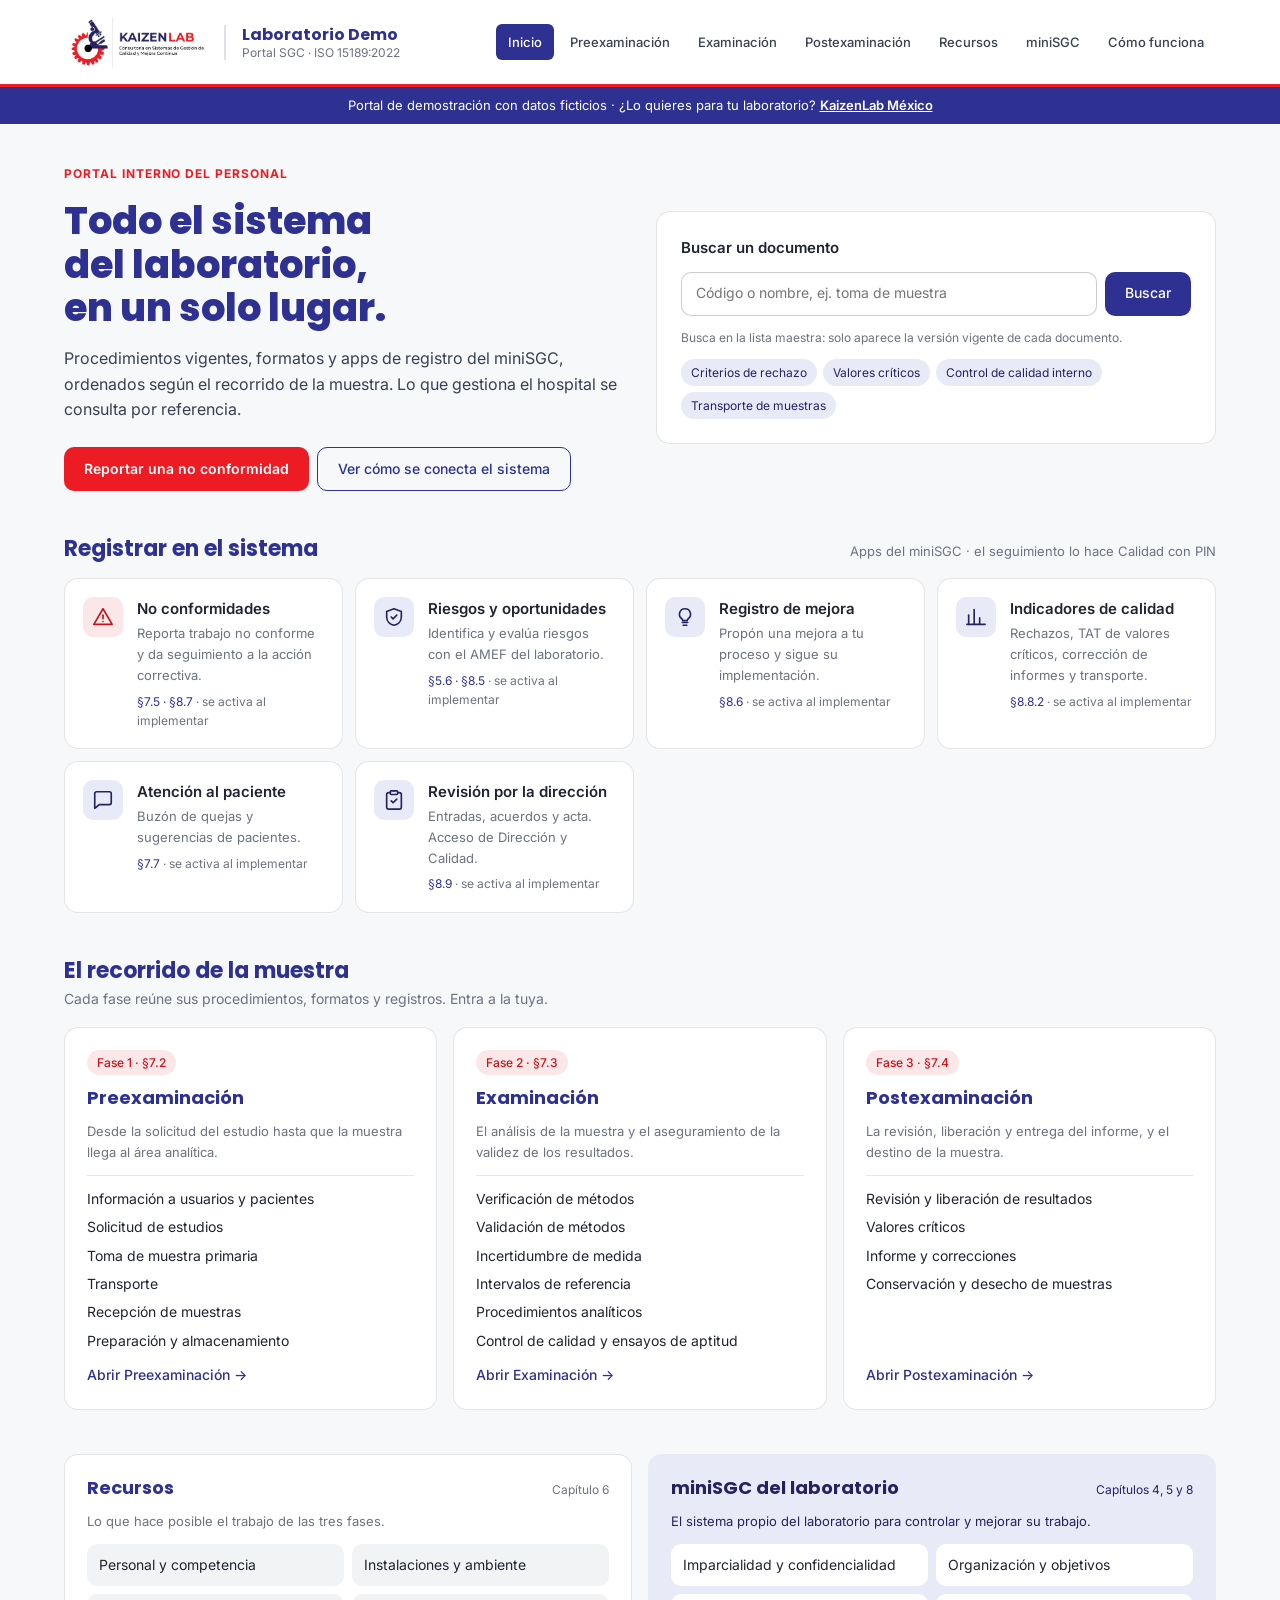
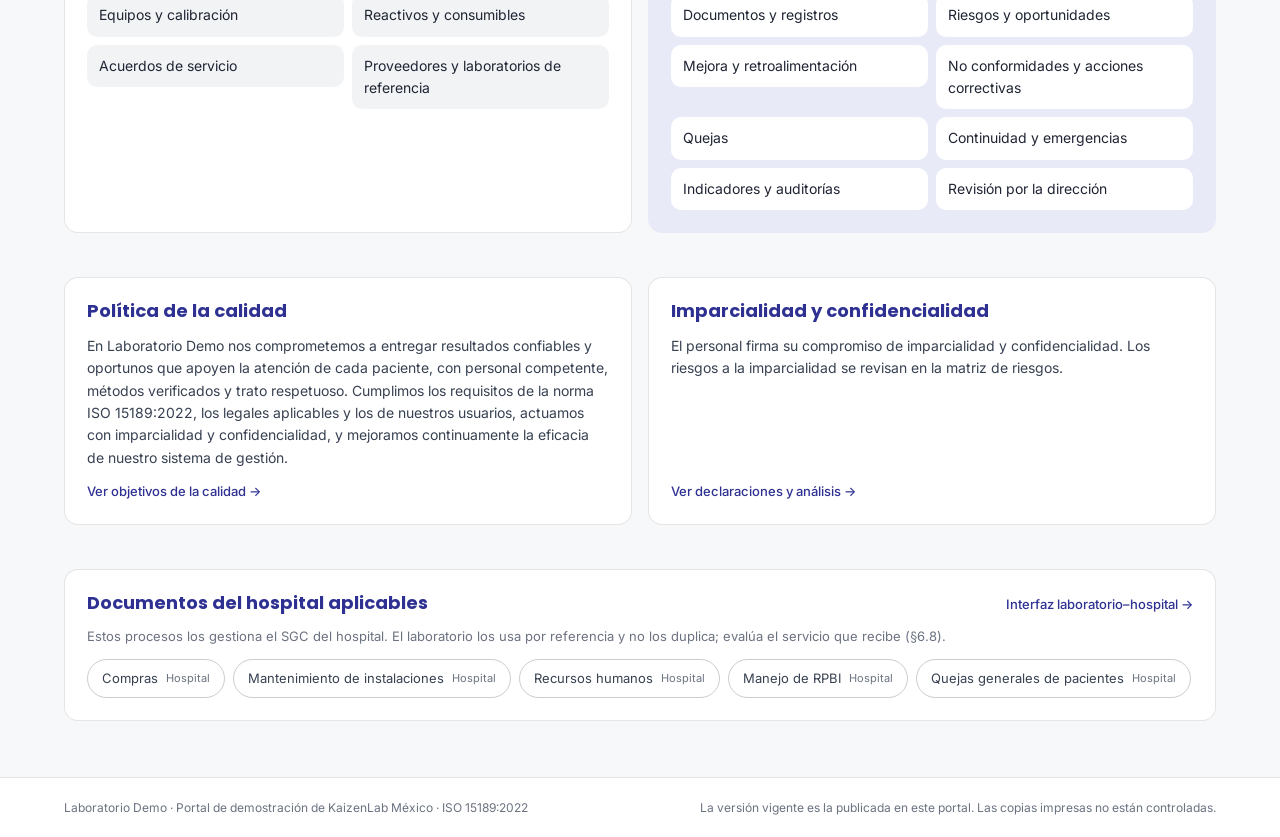
<file: index.html>
<!DOCTYPE html>
<html lang="es">
<head>
  <meta charset="utf-8">
  <meta name="viewport" content="width=device-width, initial-scale=1">
  <title>Portal SGC · Laboratorio Demo</title>
  <link rel="icon" href="img/logo-kaizenlab.jpg">
  <link rel="preconnect" href="https://fonts.googleapis.com">
  <link rel="stylesheet" href="https://fonts.googleapis.com/css2?family=Poppins:wght@600;700;800&family=Inter:wght@400;500;600;700&display=swap">
  <link rel="stylesheet" href="css/kaizenlab-design-system.css">
  <link rel="stylesheet" href="css/portal.css">
</head>
<body data-seccion="inicio">

<header class="p-header">
  <div class="p-header-in">
    <a class="p-marca" href="index.html">
      <img src="img/logo-kaizenlab.jpg" alt="KaizenLab · Consultoría en Sistemas de Gestión de Calidad y Mejora Continua">
      <span class="p-marca-txt"><b>Laboratorio Demo</b><span>Portal SGC · ISO 15189:2022</span></span>
    </a>
    <nav class="p-nav" aria-label="Secciones del portal">
      <a href="index.html" aria-current="page">Inicio</a>
      <a href="preexaminacion.html">Preexaminación</a>
      <a href="examinacion.html">Examinación</a>
      <a href="postexaminacion.html">Postexaminación</a>
      <a href="recursos.html">Recursos</a>
      <a href="minisgc.html">miniSGC</a>
      <a href="interconexion.html">Cómo funciona</a>
    </nav>
  </div>
</header>
<div class="demo-banda">Portal de demostración con datos ficticios · ¿Lo quieres para tu laboratorio? <a href="https://www.kaizenlabmexico.mx" target="_blank" rel="noopener">KaizenLab México</a></div>

<main class="p-main">

  <section class="hero" aria-labelledby="h-hero">
    <div class="hero-txt">
      <span class="eyebrow">Portal interno del personal</span>
      <h1 id="h-hero">Todo el sistema del laboratorio, en un solo lugar.</h1>
      <p>Procedimientos vigentes, formatos y apps de registro del miniSGC, ordenados según el recorrido de la muestra. Lo que gestiona el hospital se consulta por referencia.</p>
      <div class="hero-acc">
        <a class="btn btn-primario" id="btn-nc" href="#apps">Reportar una no conformidad</a>
        <a class="btn btn-secundario" href="interconexion.html">Ver cómo se conecta el sistema</a>
      </div>
    </div>
    <form class="buscador" id="form-buscar" role="search">
      <label for="buscar">Buscar un documento</label>
      <div class="buscador-fila">
        <input class="input" id="buscar" type="search" placeholder="Código o nombre, ej. toma de muestra" autocomplete="off">
        <button class="btn btn-sec-solido" type="submit">Buscar</button>
      </div>
      <div class="resultados oculto" id="resultados" aria-live="polite"></div>
      <span class="nota" style="font-size:12px">Busca en la lista maestra: solo aparece la versión vigente de cada documento.</span>
      <div class="pills">
        <a class="pill" href="#" data-busqueda="rechazo">Criterios de rechazo</a>
        <a class="pill" href="#" data-busqueda="críticos">Valores críticos</a>
        <a class="pill" href="#" data-busqueda="control de calidad">Control de calidad interno</a>
        <a class="pill" href="#" data-busqueda="transporte">Transporte de muestras</a>
      </div>
    </form>
  </section>

  <section id="apps" aria-labelledby="h-apps" class="pila" style="gap:16px">
    <div class="sec-cab">
      <h2 id="h-apps">Registrar en el sistema</h2>
      <span class="nota">Apps del miniSGC · el seguimiento lo hace Calidad con PIN</span>
    </div>
    <div class="grid-auto" style="--min:260px; gap:12px" id="apps-inicio"></div>
  </section>

  <section aria-labelledby="h-proc" class="pila" style="gap:16px">
    <div class="pila" style="gap:4px">
      <h2 id="h-proc" style="font-size:22px">El recorrido de la muestra</h2>
      <p class="nota" style="font-size:14px">Cada fase reúne sus procedimientos, formatos y registros. Entra a la tuya.</p>
    </div>
    <div class="grid-auto" style="--min:320px">
      <div class="card">
        <span class="chip-fase">Fase 1 · §7.2</span>
        <h3>Preexaminación</h3>
        <p class="nota">Desde la solicitud del estudio hasta que la muestra llega al área analítica.</p>
        <ul class="lista-fase" id="fase-preexaminacion"></ul>
        <a class="enlace-fuerte" href="preexaminacion.html">Abrir Preexaminación →</a>
      </div>
      <div class="card">
        <span class="chip-fase">Fase 2 · §7.3</span>
        <h3>Examinación</h3>
        <p class="nota">El análisis de la muestra y el aseguramiento de la validez de los resultados.</p>
        <ul class="lista-fase" id="fase-examinacion"></ul>
        <a class="enlace-fuerte" href="examinacion.html">Abrir Examinación →</a>
      </div>
      <div class="card">
        <span class="chip-fase">Fase 3 · §7.4</span>
        <h3>Postexaminación</h3>
        <p class="nota">La revisión, liberación y entrega del informe, y el destino de la muestra.</p>
        <ul class="lista-fase" id="fase-postexaminacion"></ul>
        <a class="enlace-fuerte" href="postexaminacion.html">Abrir Postexaminación →</a>
      </div>
    </div>
  </section>

  <section aria-label="Recursos y miniSGC" class="grid-auto" style="--min:420px">
    <div class="card">
      <div class="sec-cab"><h3>Recursos</h3><span class="nota" style="font-size:12px">Capítulo 6</span></div>
      <p class="nota">Lo que hace posible el trabajo de las tres fases.</p>
      <ul class="mosaico" id="mos-recursos"></ul>
    </div>
    <div class="card tinta">
      <div class="sec-cab"><h3>miniSGC del laboratorio</h3><span class="nota" style="font-size:12px">Capítulos 4, 5 y 8</span></div>
      <p class="nota">El sistema propio del laboratorio para controlar y mejorar su trabajo.</p>
      <ul class="mosaico" id="mos-minisgc"></ul>
    </div>
  </section>

  <section class="grid-auto" style="--min:340px" aria-label="Política e imparcialidad">
    <div class="card">
      <h2 style="font-size:18px">Política de la calidad</h2>
      <p id="politica" style="color:var(--a-text-body)"></p>
      <a class="enlace-fuerte" style="font-size:13px" href="minisgc.html#estructura">Ver objetivos de la calidad →</a>
    </div>
    <div class="card">
      <h2 style="font-size:18px">Imparcialidad y confidencialidad</h2>
      <p style="color:var(--a-text-body)">El personal firma su compromiso de imparcialidad y confidencialidad. Los riesgos a la imparcialidad se revisan en la matriz de riesgos.</p>
      <a class="enlace-fuerte" style="font-size:13px" href="minisgc.html#generales">Ver declaraciones y análisis →</a>
    </div>
  </section>

  <section class="card" aria-labelledby="h-hosp">
    <div class="sec-cab">
      <h2 id="h-hosp" style="font-size:18px">Documentos del hospital aplicables</h2>
      <a class="enlace-fuerte" style="font-size:13px" href="minisgc.html#estructura">Interfaz laboratorio–hospital →</a>
    </div>
    <p class="nota">Estos procesos los gestiona el SGC del hospital. El laboratorio los usa por referencia y no los duplica; evalúa el servicio que recibe (§6.8).</p>
    <div class="refs" id="hospital-inicio"></div>
  </section>

</main>

<footer class="p-footer">
  <div class="p-footer-in">
    <span>Laboratorio Demo · Portal de demostración de KaizenLab México · ISO 15189:2022</span>
    <span>La versión vigente es la publicada en este portal. Las copias impresas no están controladas.</span>
  </div>
</footer>

<script src="js/datos.js"></script>
<script src="js/portal.js"></script>
</body>
</html>
</file>
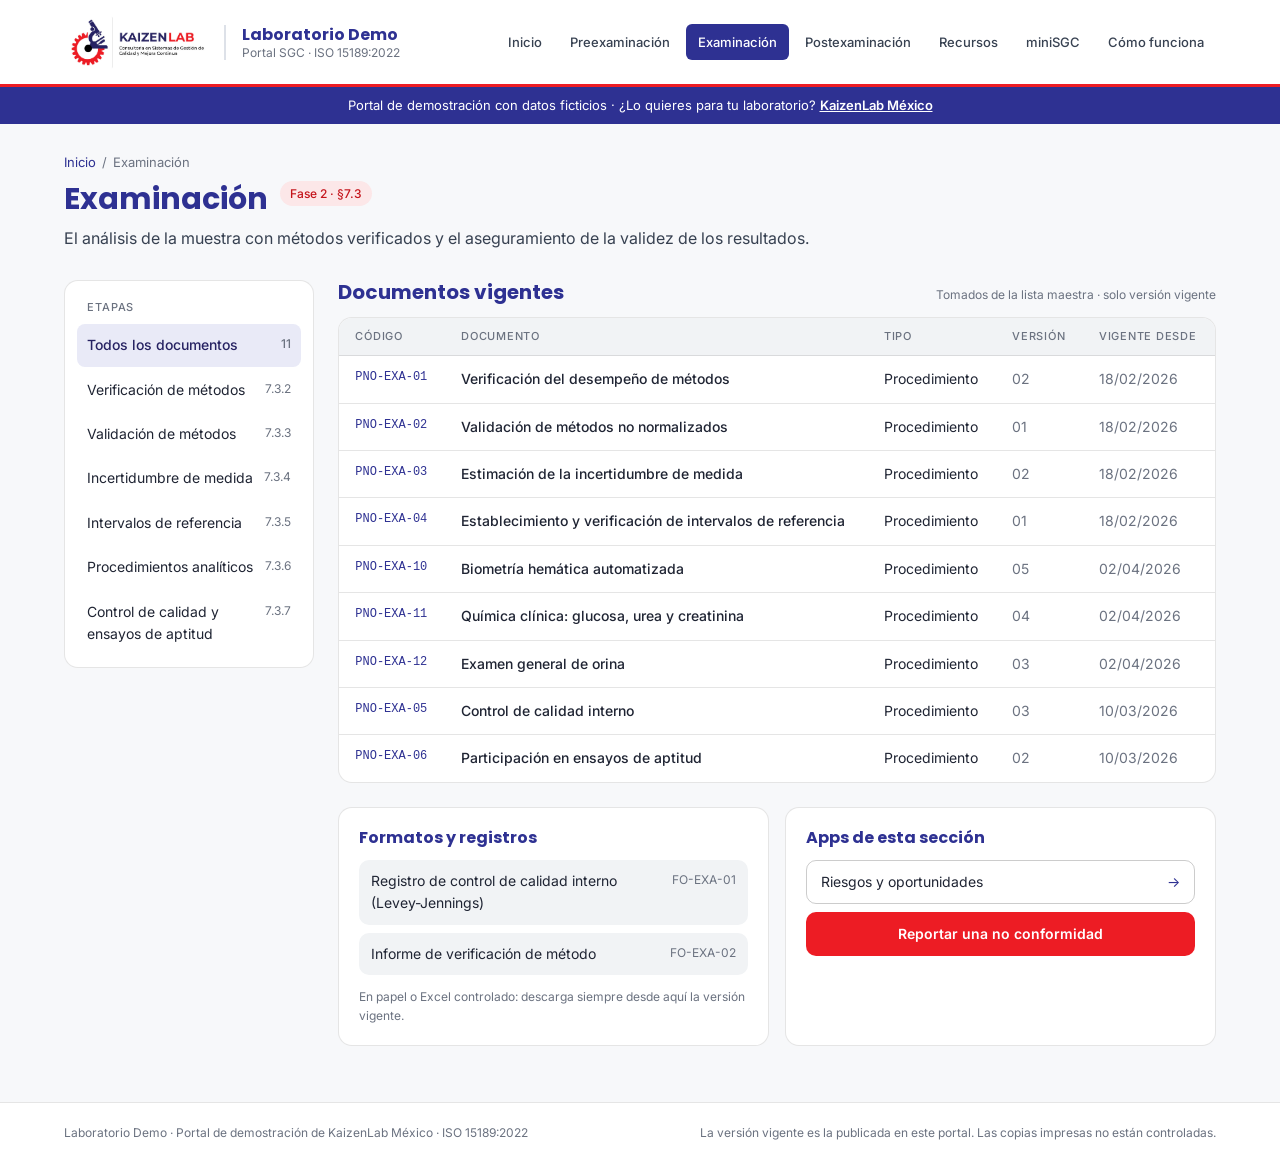
<file: examinacion.html>
<!DOCTYPE html>
<html lang="es">
<head>
  <meta charset="utf-8">
  <meta name="viewport" content="width=device-width, initial-scale=1">
  <title>Examinación · Portal SGC Demo</title>
  <link rel="icon" href="img/logo-kaizenlab.jpg">
  <link rel="preconnect" href="https://fonts.googleapis.com">
  <link rel="stylesheet" href="https://fonts.googleapis.com/css2?family=Poppins:wght@600;700;800&family=Inter:wght@400;500;600;700&display=swap">
  <link rel="stylesheet" href="css/kaizenlab-design-system.css">
  <link rel="stylesheet" href="css/portal.css">
</head>
<body data-seccion="examinacion">

<header class="p-header">
  <div class="p-header-in">
    <a class="p-marca" href="index.html">
      <img src="img/logo-kaizenlab.jpg" alt="KaizenLab · Consultoría en Sistemas de Gestión de Calidad y Mejora Continua">
      <span class="p-marca-txt"><b>Laboratorio Demo</b><span>Portal SGC · ISO 15189:2022</span></span>
    </a>
    <nav class="p-nav" aria-label="Secciones del portal">
      <a href="index.html">Inicio</a>
      <a href="preexaminacion.html">Preexaminación</a>
      <a href="examinacion.html" aria-current="page">Examinación</a>
      <a href="postexaminacion.html">Postexaminación</a>
      <a href="recursos.html">Recursos</a>
      <a href="minisgc.html">miniSGC</a>
      <a href="interconexion.html">Cómo funciona</a>
    </nav>
  </div>
</header>
<div class="demo-banda">Portal de demostración con datos ficticios · ¿Lo quieres para tu laboratorio? <a href="https://www.kaizenlabmexico.mx" target="_blank" rel="noopener">KaizenLab México</a></div>

<main class="p-main compacto">

  <div class="pila">
    <nav class="migas" aria-label="Ruta"><a href="index.html">Inicio</a><span aria-hidden="true">/</span><span>Examinación</span></nav>
    <div class="titulo-fila">
      <h1>Examinación</h1>
      <span class="chip-fase">Fase 2 · §7.3</span>
    </div>
    <p class="intro">El análisis de la muestra con métodos verificados y el aseguramiento de la validez de los resultados.</p>
  </div>

  <div class="dos-col">
    <nav class="menu-etapas" id="menu-etapas" aria-label="Etapas de Examinación"></nav>

    <div class="contenido">
      <section aria-labelledby="titulo-docs" class="pila" style="gap:12px">
        <div class="sec-cab">
          <h2 id="titulo-docs" style="font-size:20px">Documentos vigentes</h2>
          <span class="nota" id="nota-docs" style="font-size:12px"></span>
        </div>
        <div class="tabla-caja">
          <table class="tabla">
            <thead><tr><th scope="col">Código</th><th scope="col">Documento</th><th scope="col">Tipo</th><th scope="col">Versión</th><th scope="col">Vigente desde</th></tr></thead>
            <tbody id="tabla-docs"></tbody>
          </table>
        </div>
      </section>

      <section class="grid-auto" style="--min:300px" aria-label="Formatos y apps">
        <div class="card" style="padding:20px">
          <h2 style="font-size:16px">Formatos y registros</h2>
          <ul class="lista-reg" id="formatos"></ul>
          <span class="nota" style="font-size:12px">En papel o Excel controlado: descarga siempre desde aquí la versión vigente.</span>
        </div>
        <div class="card" style="padding:20px">
          <h2 style="font-size:16px">Apps de esta sección</h2>
          <div class="pila" id="apps-seccion"></div>
        </div>
      </section>

      <section class="card" id="caja-hospital" style="padding:20px" aria-labelledby="h-hosp">
        <h2 id="h-hosp" style="font-size:16px">Del hospital, por referencia</h2>
        <p class="nota">Aplican a esta sección pero los controla el SGC del hospital.</p>
        <div class="refs" id="hospital-seccion"></div>
      </section>
    </div>
  </div>
</main>

<footer class="p-footer">
  <div class="p-footer-in">
    <span>Laboratorio Demo · Portal de demostración de KaizenLab México · ISO 15189:2022</span>
    <span>La versión vigente es la publicada en este portal. Las copias impresas no están controladas.</span>
  </div>
</footer>

<script src="js/datos.js"></script>
<script src="js/portal.js"></script>
</body>
</html>
</file>
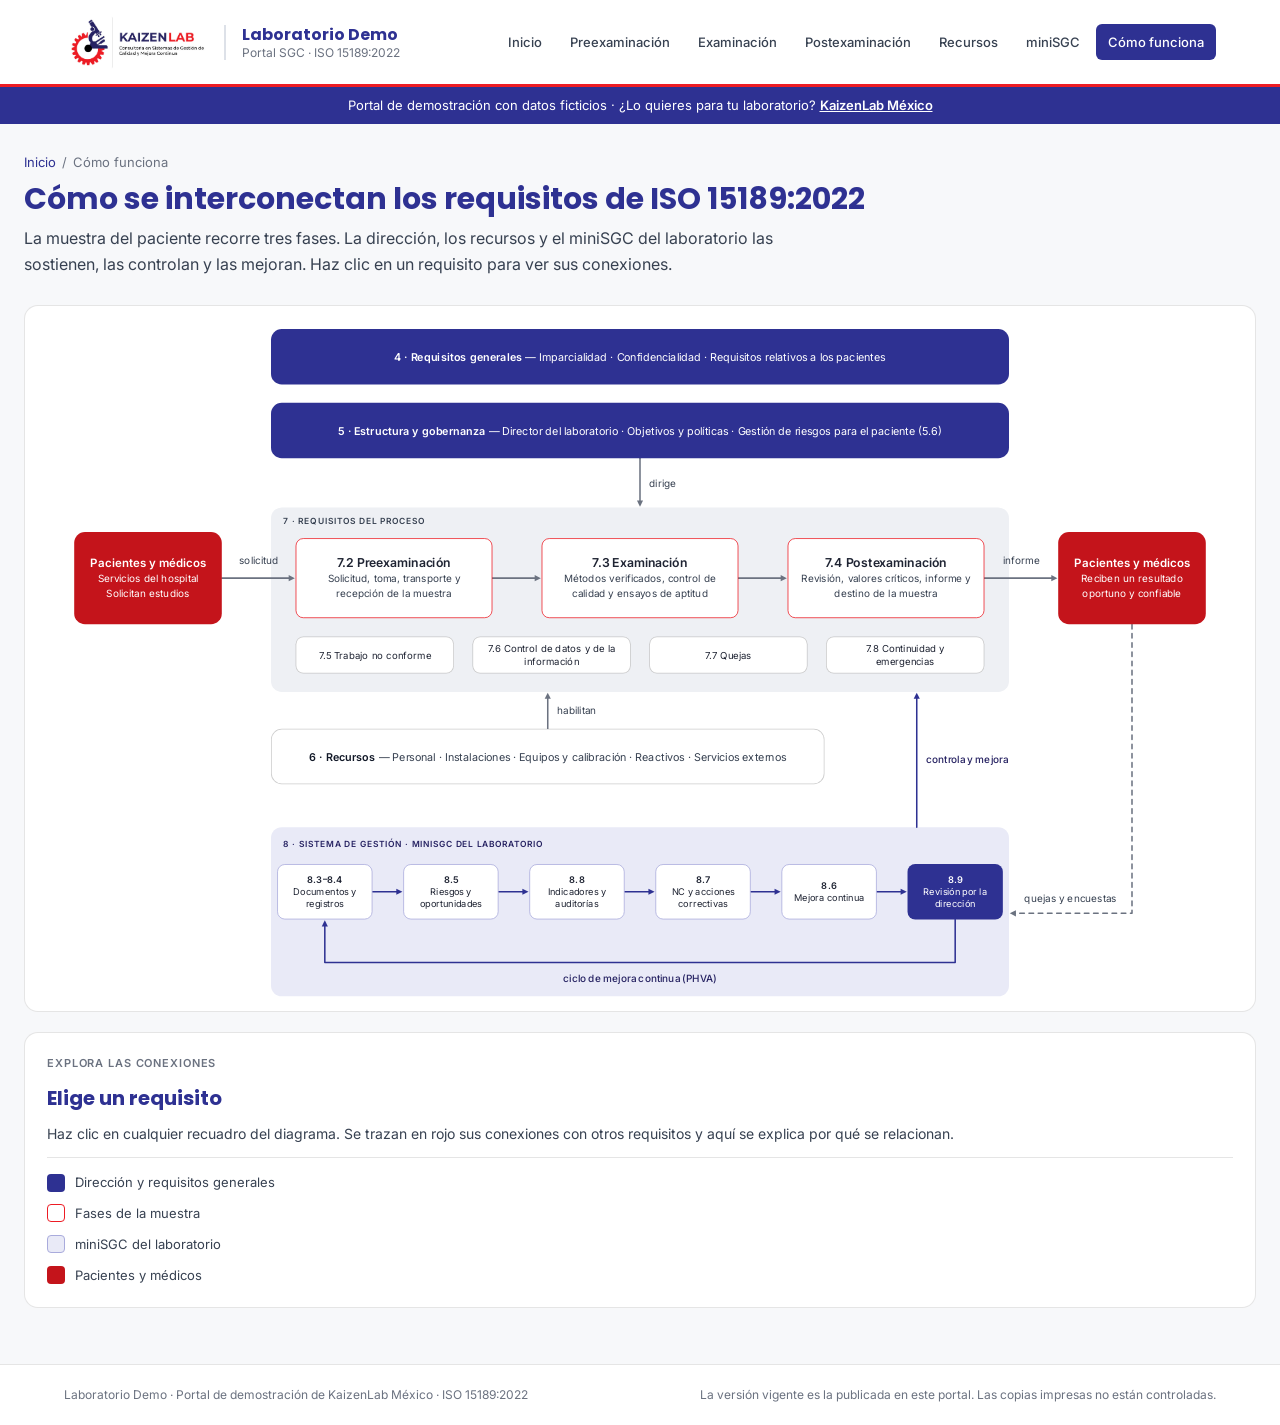
<file: interconexion.html>
<!DOCTYPE html>
<html lang="es">
<head>
  <meta charset="utf-8">
  <meta name="viewport" content="width=device-width, initial-scale=1">
  <title>Cómo funciona el sistema · Portal SGC Demo</title>
  <link rel="icon" href="img/logo-kaizenlab.jpg">
  <link rel="preconnect" href="https://fonts.googleapis.com">
  <link rel="stylesheet" href="https://fonts.googleapis.com/css2?family=Poppins:wght@600;700;800&family=Inter:wght@400;500;600;700&display=swap">
  <link rel="stylesheet" href="css/kaizenlab-design-system.css">
  <link rel="stylesheet" href="css/portal.css">
</head>
<body data-seccion="interconexion">

<header class="p-header">
  <div class="p-header-in">
    <a class="p-marca" href="index.html">
      <img src="img/logo-kaizenlab.jpg" alt="KaizenLab · Consultoría en Sistemas de Gestión de Calidad y Mejora Continua">
      <span class="p-marca-txt"><b>Laboratorio Demo</b><span>Portal SGC · ISO 15189:2022</span></span>
    </a>
    <nav class="p-nav" aria-label="Secciones del portal">
      <a href="index.html">Inicio</a>
      <a href="preexaminacion.html">Preexaminación</a>
      <a href="examinacion.html">Examinación</a>
      <a href="postexaminacion.html">Postexaminación</a>
      <a href="recursos.html">Recursos</a>
      <a href="minisgc.html">miniSGC</a>
      <a href="interconexion.html" aria-current="page">Cómo funciona</a>
    </nav>
  </div>
</header>
<div class="demo-banda">Portal de demostración con datos ficticios · ¿Lo quieres para tu laboratorio? <a href="https://www.kaizenlabmexico.mx" target="_blank" rel="noopener">KaizenLab México</a></div>

<main class="p-main compacto" style="max-width:1640px">
  <div class="pila">
    <nav class="migas" aria-label="Ruta"><a href="index.html">Inicio</a><span aria-hidden="true">/</span><span>Cómo funciona</span></nav>
    <h1 style="font-size:30px">Cómo se interconectan los requisitos de ISO 15189:2022</h1>
    <p class="intro">La muestra del paciente recorre tres fases. La dirección, los recursos y el miniSGC del laboratorio las sostienen, las controlan y las mejoran. Haz clic en un requisito para ver sus conexiones.</p>
  </div>

  <div class="ic-layout">
    <div class="ic-lienzo" id="lienzo">
      <div class="ic-escena" id="escena" style="height:920px"></div>
    </div>
    <aside class="ic-panel" id="panel" aria-live="polite"></aside>
  </div>
</main>

<footer class="p-footer">
  <div class="p-footer-in">
    <span>Laboratorio Demo · Portal de demostración de KaizenLab México · ISO 15189:2022</span>
    <span>La versión vigente es la publicada en este portal. Las copias impresas no están controladas.</span>
  </div>
</footer>

<script src="js/interconexion.js"></script>
</body>
</html>
</file>
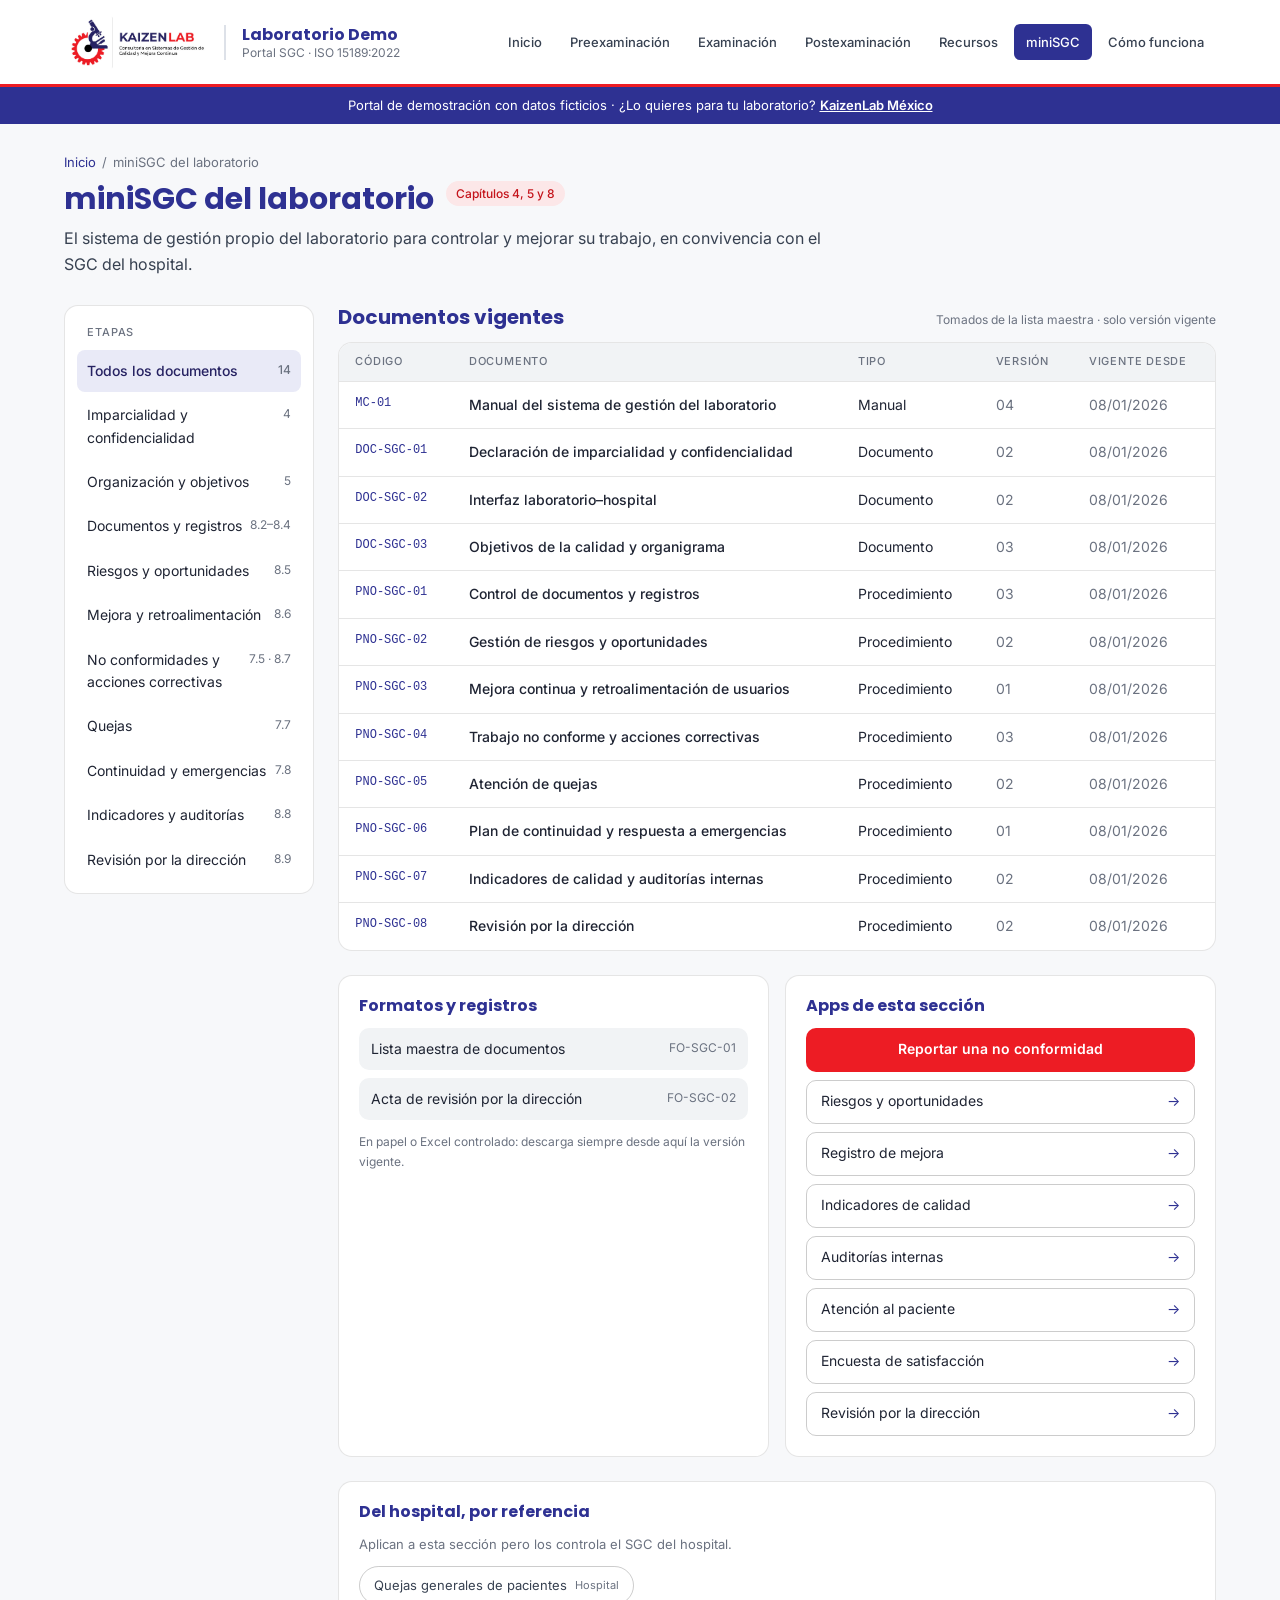
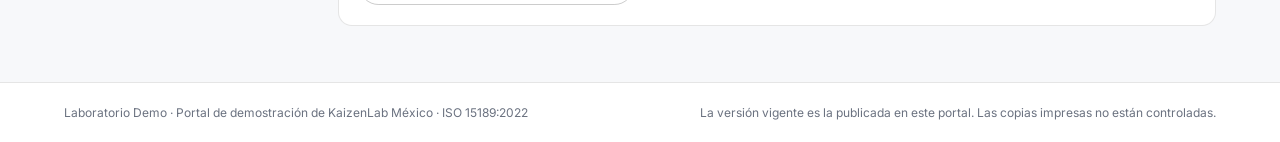
<file: minisgc.html>
<!DOCTYPE html>
<html lang="es">
<head>
  <meta charset="utf-8">
  <meta name="viewport" content="width=device-width, initial-scale=1">
  <title>miniSGC del laboratorio · Portal SGC Demo</title>
  <link rel="icon" href="img/logo-kaizenlab.jpg">
  <link rel="preconnect" href="https://fonts.googleapis.com">
  <link rel="stylesheet" href="https://fonts.googleapis.com/css2?family=Poppins:wght@600;700;800&family=Inter:wght@400;500;600;700&display=swap">
  <link rel="stylesheet" href="css/kaizenlab-design-system.css">
  <link rel="stylesheet" href="css/portal.css">
</head>
<body data-seccion="minisgc">

<header class="p-header">
  <div class="p-header-in">
    <a class="p-marca" href="index.html">
      <img src="img/logo-kaizenlab.jpg" alt="KaizenLab · Consultoría en Sistemas de Gestión de Calidad y Mejora Continua">
      <span class="p-marca-txt"><b>Laboratorio Demo</b><span>Portal SGC · ISO 15189:2022</span></span>
    </a>
    <nav class="p-nav" aria-label="Secciones del portal">
      <a href="index.html">Inicio</a>
      <a href="preexaminacion.html">Preexaminación</a>
      <a href="examinacion.html">Examinación</a>
      <a href="postexaminacion.html">Postexaminación</a>
      <a href="recursos.html">Recursos</a>
      <a href="minisgc.html" aria-current="page">miniSGC</a>
      <a href="interconexion.html">Cómo funciona</a>
    </nav>
  </div>
</header>
<div class="demo-banda">Portal de demostración con datos ficticios · ¿Lo quieres para tu laboratorio? <a href="https://www.kaizenlabmexico.mx" target="_blank" rel="noopener">KaizenLab México</a></div>

<main class="p-main compacto">

  <div class="pila">
    <nav class="migas" aria-label="Ruta"><a href="index.html">Inicio</a><span aria-hidden="true">/</span><span>miniSGC del laboratorio</span></nav>
    <div class="titulo-fila">
      <h1>miniSGC del laboratorio</h1>
      <span class="chip-fase">Capítulos 4, 5 y 8</span>
    </div>
    <p class="intro">El sistema de gestión propio del laboratorio para controlar y mejorar su trabajo, en convivencia con el SGC del hospital.</p>
  </div>

  <div class="dos-col">
    <nav class="menu-etapas" id="menu-etapas" aria-label="Etapas de miniSGC del laboratorio"></nav>

    <div class="contenido">
      <section aria-labelledby="titulo-docs" class="pila" style="gap:12px">
        <div class="sec-cab">
          <h2 id="titulo-docs" style="font-size:20px">Documentos vigentes</h2>
          <span class="nota" id="nota-docs" style="font-size:12px"></span>
        </div>
        <div class="tabla-caja">
          <table class="tabla">
            <thead><tr><th scope="col">Código</th><th scope="col">Documento</th><th scope="col">Tipo</th><th scope="col">Versión</th><th scope="col">Vigente desde</th></tr></thead>
            <tbody id="tabla-docs"></tbody>
          </table>
        </div>
      </section>

      <section class="grid-auto" style="--min:300px" aria-label="Formatos y apps">
        <div class="card" style="padding:20px">
          <h2 style="font-size:16px">Formatos y registros</h2>
          <ul class="lista-reg" id="formatos"></ul>
          <span class="nota" style="font-size:12px">En papel o Excel controlado: descarga siempre desde aquí la versión vigente.</span>
        </div>
        <div class="card" style="padding:20px">
          <h2 style="font-size:16px">Apps de esta sección</h2>
          <div class="pila" id="apps-seccion"></div>
        </div>
      </section>

      <section class="card" id="caja-hospital" style="padding:20px" aria-labelledby="h-hosp">
        <h2 id="h-hosp" style="font-size:16px">Del hospital, por referencia</h2>
        <p class="nota">Aplican a esta sección pero los controla el SGC del hospital.</p>
        <div class="refs" id="hospital-seccion"></div>
      </section>
    </div>
  </div>
</main>

<footer class="p-footer">
  <div class="p-footer-in">
    <span>Laboratorio Demo · Portal de demostración de KaizenLab México · ISO 15189:2022</span>
    <span>La versión vigente es la publicada en este portal. Las copias impresas no están controladas.</span>
  </div>
</footer>

<script src="js/datos.js"></script>
<script src="js/portal.js"></script>
</body>
</html>
</file>
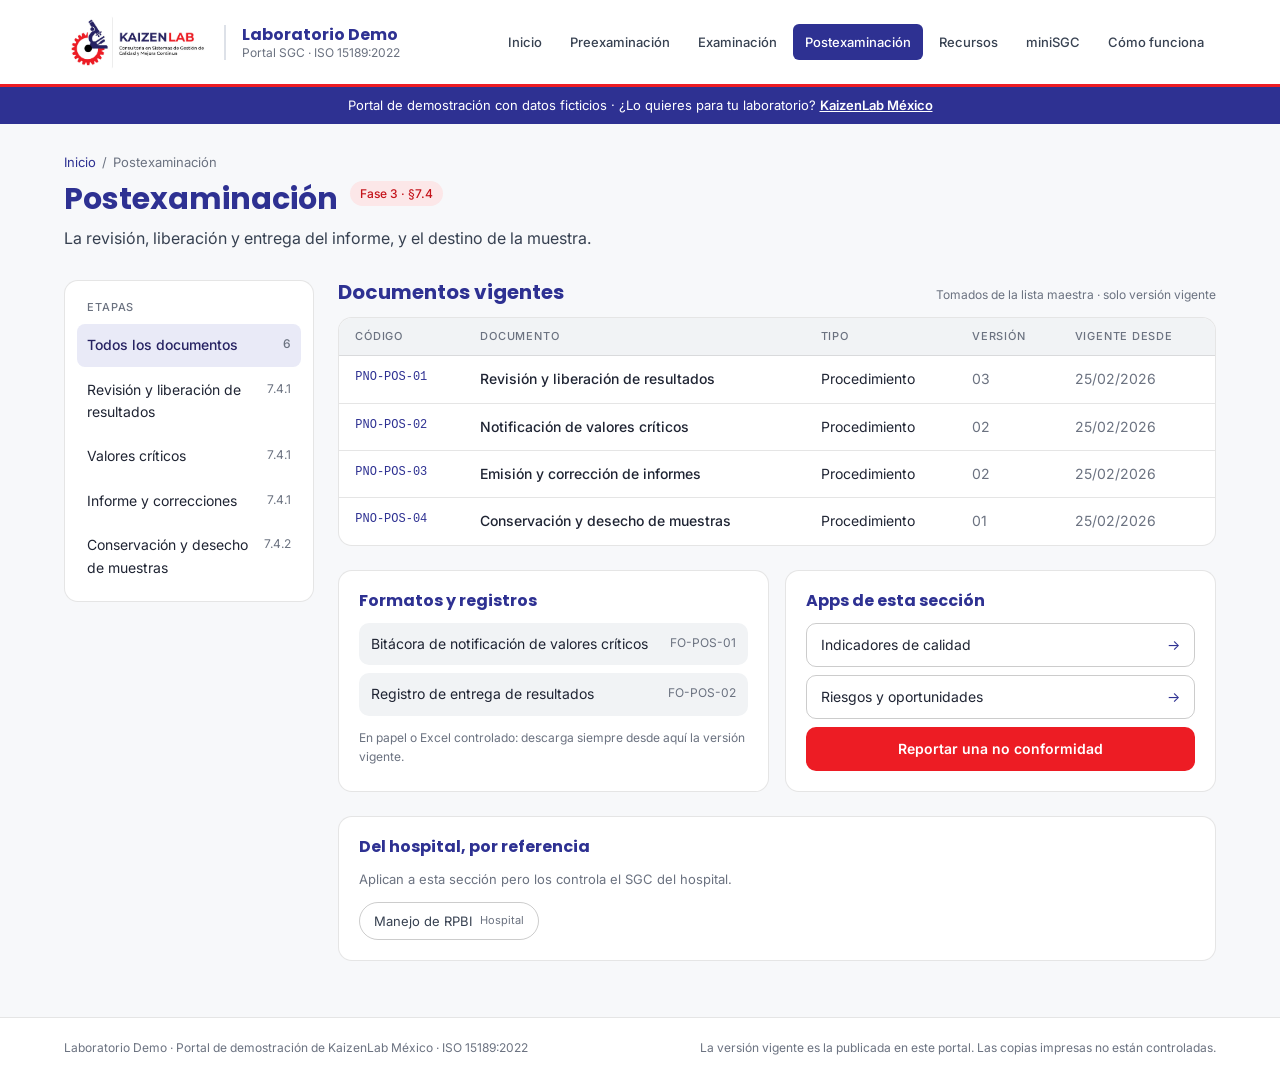
<file: postexaminacion.html>
<!DOCTYPE html>
<html lang="es">
<head>
  <meta charset="utf-8">
  <meta name="viewport" content="width=device-width, initial-scale=1">
  <title>Postexaminación · Portal SGC Demo</title>
  <link rel="icon" href="img/logo-kaizenlab.jpg">
  <link rel="preconnect" href="https://fonts.googleapis.com">
  <link rel="stylesheet" href="https://fonts.googleapis.com/css2?family=Poppins:wght@600;700;800&family=Inter:wght@400;500;600;700&display=swap">
  <link rel="stylesheet" href="css/kaizenlab-design-system.css">
  <link rel="stylesheet" href="css/portal.css">
</head>
<body data-seccion="postexaminacion">

<header class="p-header">
  <div class="p-header-in">
    <a class="p-marca" href="index.html">
      <img src="img/logo-kaizenlab.jpg" alt="KaizenLab · Consultoría en Sistemas de Gestión de Calidad y Mejora Continua">
      <span class="p-marca-txt"><b>Laboratorio Demo</b><span>Portal SGC · ISO 15189:2022</span></span>
    </a>
    <nav class="p-nav" aria-label="Secciones del portal">
      <a href="index.html">Inicio</a>
      <a href="preexaminacion.html">Preexaminación</a>
      <a href="examinacion.html">Examinación</a>
      <a href="postexaminacion.html" aria-current="page">Postexaminación</a>
      <a href="recursos.html">Recursos</a>
      <a href="minisgc.html">miniSGC</a>
      <a href="interconexion.html">Cómo funciona</a>
    </nav>
  </div>
</header>
<div class="demo-banda">Portal de demostración con datos ficticios · ¿Lo quieres para tu laboratorio? <a href="https://www.kaizenlabmexico.mx" target="_blank" rel="noopener">KaizenLab México</a></div>

<main class="p-main compacto">

  <div class="pila">
    <nav class="migas" aria-label="Ruta"><a href="index.html">Inicio</a><span aria-hidden="true">/</span><span>Postexaminación</span></nav>
    <div class="titulo-fila">
      <h1>Postexaminación</h1>
      <span class="chip-fase">Fase 3 · §7.4</span>
    </div>
    <p class="intro">La revisión, liberación y entrega del informe, y el destino de la muestra.</p>
  </div>

  <div class="dos-col">
    <nav class="menu-etapas" id="menu-etapas" aria-label="Etapas de Postexaminación"></nav>

    <div class="contenido">
      <section aria-labelledby="titulo-docs" class="pila" style="gap:12px">
        <div class="sec-cab">
          <h2 id="titulo-docs" style="font-size:20px">Documentos vigentes</h2>
          <span class="nota" id="nota-docs" style="font-size:12px"></span>
        </div>
        <div class="tabla-caja">
          <table class="tabla">
            <thead><tr><th scope="col">Código</th><th scope="col">Documento</th><th scope="col">Tipo</th><th scope="col">Versión</th><th scope="col">Vigente desde</th></tr></thead>
            <tbody id="tabla-docs"></tbody>
          </table>
        </div>
      </section>

      <section class="grid-auto" style="--min:300px" aria-label="Formatos y apps">
        <div class="card" style="padding:20px">
          <h2 style="font-size:16px">Formatos y registros</h2>
          <ul class="lista-reg" id="formatos"></ul>
          <span class="nota" style="font-size:12px">En papel o Excel controlado: descarga siempre desde aquí la versión vigente.</span>
        </div>
        <div class="card" style="padding:20px">
          <h2 style="font-size:16px">Apps de esta sección</h2>
          <div class="pila" id="apps-seccion"></div>
        </div>
      </section>

      <section class="card" id="caja-hospital" style="padding:20px" aria-labelledby="h-hosp">
        <h2 id="h-hosp" style="font-size:16px">Del hospital, por referencia</h2>
        <p class="nota">Aplican a esta sección pero los controla el SGC del hospital.</p>
        <div class="refs" id="hospital-seccion"></div>
      </section>
    </div>
  </div>
</main>

<footer class="p-footer">
  <div class="p-footer-in">
    <span>Laboratorio Demo · Portal de demostración de KaizenLab México · ISO 15189:2022</span>
    <span>La versión vigente es la publicada en este portal. Las copias impresas no están controladas.</span>
  </div>
</footer>

<script src="js/datos.js"></script>
<script src="js/portal.js"></script>
</body>
</html>
</file>
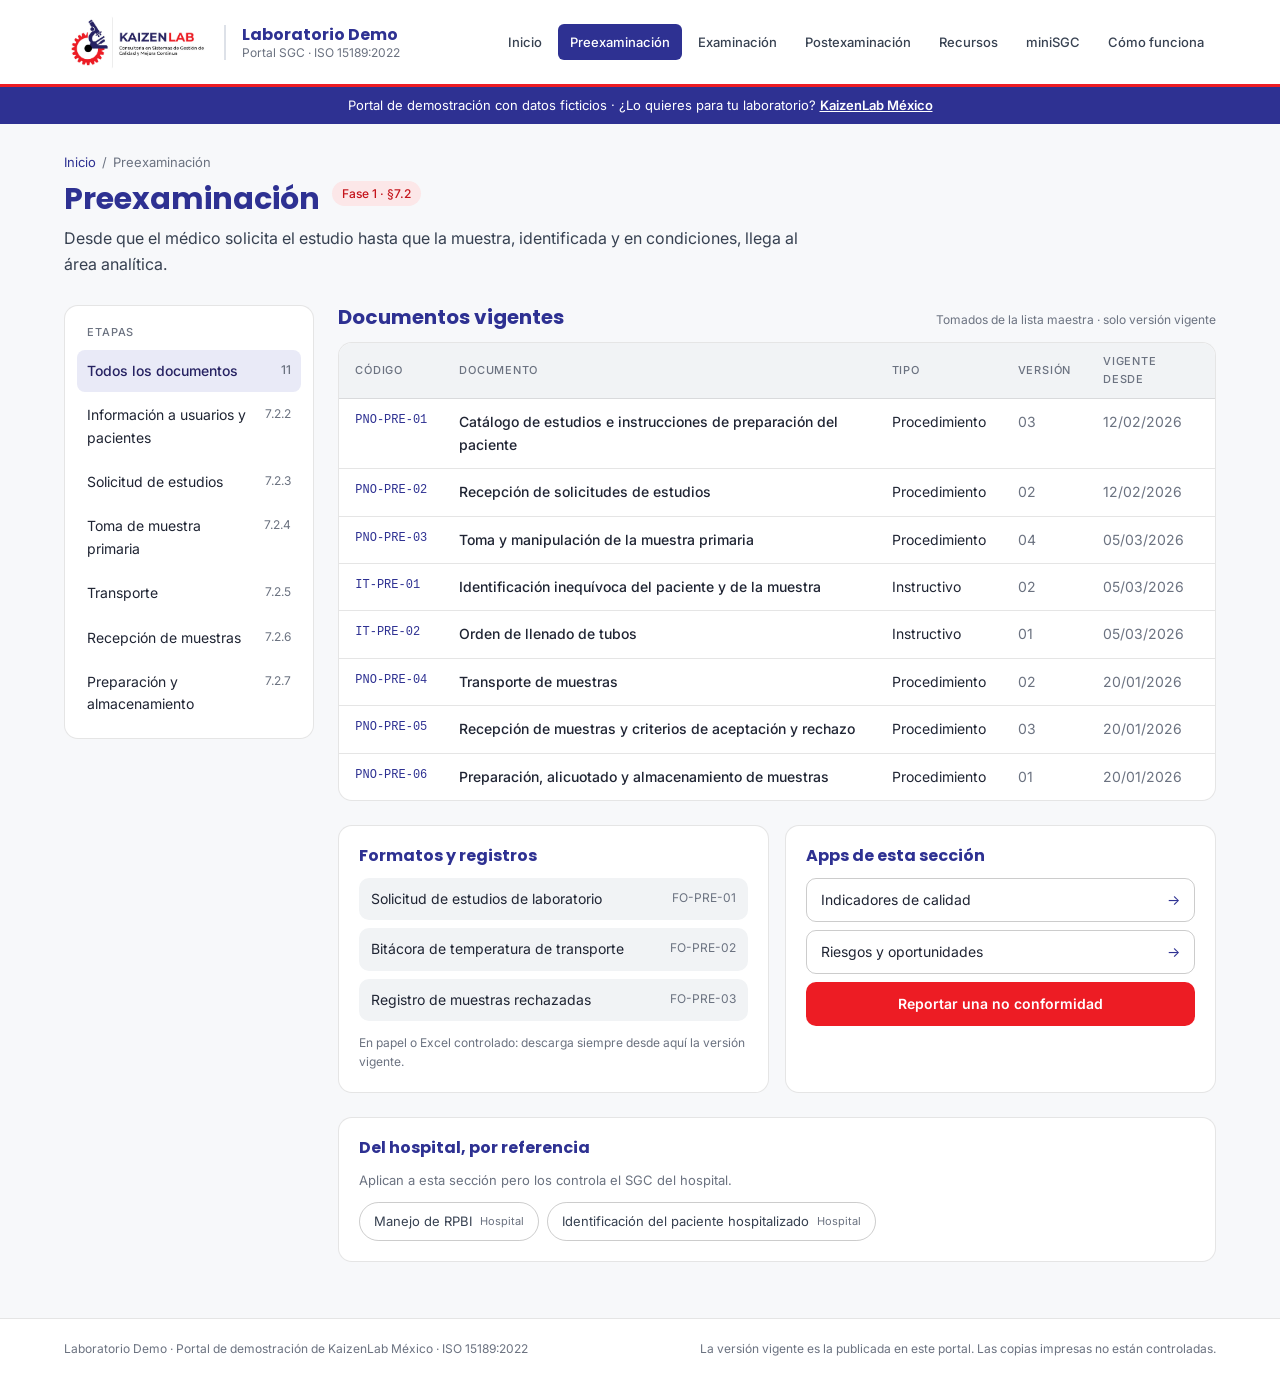
<file: preexaminacion.html>
<!DOCTYPE html>
<html lang="es">
<head>
  <meta charset="utf-8">
  <meta name="viewport" content="width=device-width, initial-scale=1">
  <title>Preexaminación · Portal SGC Demo</title>
  <link rel="icon" href="img/logo-kaizenlab.jpg">
  <link rel="preconnect" href="https://fonts.googleapis.com">
  <link rel="stylesheet" href="https://fonts.googleapis.com/css2?family=Poppins:wght@600;700;800&family=Inter:wght@400;500;600;700&display=swap">
  <link rel="stylesheet" href="css/kaizenlab-design-system.css">
  <link rel="stylesheet" href="css/portal.css">
</head>
<body data-seccion="preexaminacion">

<header class="p-header">
  <div class="p-header-in">
    <a class="p-marca" href="index.html">
      <img src="img/logo-kaizenlab.jpg" alt="KaizenLab · Consultoría en Sistemas de Gestión de Calidad y Mejora Continua">
      <span class="p-marca-txt"><b>Laboratorio Demo</b><span>Portal SGC · ISO 15189:2022</span></span>
    </a>
    <nav class="p-nav" aria-label="Secciones del portal">
      <a href="index.html">Inicio</a>
      <a href="preexaminacion.html" aria-current="page">Preexaminación</a>
      <a href="examinacion.html">Examinación</a>
      <a href="postexaminacion.html">Postexaminación</a>
      <a href="recursos.html">Recursos</a>
      <a href="minisgc.html">miniSGC</a>
      <a href="interconexion.html">Cómo funciona</a>
    </nav>
  </div>
</header>
<div class="demo-banda">Portal de demostración con datos ficticios · ¿Lo quieres para tu laboratorio? <a href="https://www.kaizenlabmexico.mx" target="_blank" rel="noopener">KaizenLab México</a></div>

<main class="p-main compacto">

  <div class="pila">
    <nav class="migas" aria-label="Ruta"><a href="index.html">Inicio</a><span aria-hidden="true">/</span><span>Preexaminación</span></nav>
    <div class="titulo-fila">
      <h1>Preexaminación</h1>
      <span class="chip-fase">Fase 1 · §7.2</span>
    </div>
    <p class="intro">Desde que el médico solicita el estudio hasta que la muestra, identificada y en condiciones, llega al área analítica.</p>
  </div>

  <div class="dos-col">
    <nav class="menu-etapas" id="menu-etapas" aria-label="Etapas de Preexaminación"></nav>

    <div class="contenido">
      <section aria-labelledby="titulo-docs" class="pila" style="gap:12px">
        <div class="sec-cab">
          <h2 id="titulo-docs" style="font-size:20px">Documentos vigentes</h2>
          <span class="nota" id="nota-docs" style="font-size:12px"></span>
        </div>
        <div class="tabla-caja">
          <table class="tabla">
            <thead><tr><th scope="col">Código</th><th scope="col">Documento</th><th scope="col">Tipo</th><th scope="col">Versión</th><th scope="col">Vigente desde</th></tr></thead>
            <tbody id="tabla-docs"></tbody>
          </table>
        </div>
      </section>

      <section class="grid-auto" style="--min:300px" aria-label="Formatos y apps">
        <div class="card" style="padding:20px">
          <h2 style="font-size:16px">Formatos y registros</h2>
          <ul class="lista-reg" id="formatos"></ul>
          <span class="nota" style="font-size:12px">En papel o Excel controlado: descarga siempre desde aquí la versión vigente.</span>
        </div>
        <div class="card" style="padding:20px">
          <h2 style="font-size:16px">Apps de esta sección</h2>
          <div class="pila" id="apps-seccion"></div>
        </div>
      </section>

      <section class="card" id="caja-hospital" style="padding:20px" aria-labelledby="h-hosp">
        <h2 id="h-hosp" style="font-size:16px">Del hospital, por referencia</h2>
        <p class="nota">Aplican a esta sección pero los controla el SGC del hospital.</p>
        <div class="refs" id="hospital-seccion"></div>
      </section>
    </div>
  </div>
</main>

<footer class="p-footer">
  <div class="p-footer-in">
    <span>Laboratorio Demo · Portal de demostración de KaizenLab México · ISO 15189:2022</span>
    <span>La versión vigente es la publicada en este portal. Las copias impresas no están controladas.</span>
  </div>
</footer>

<script src="js/datos.js"></script>
<script src="js/portal.js"></script>
</body>
</html>
</file>
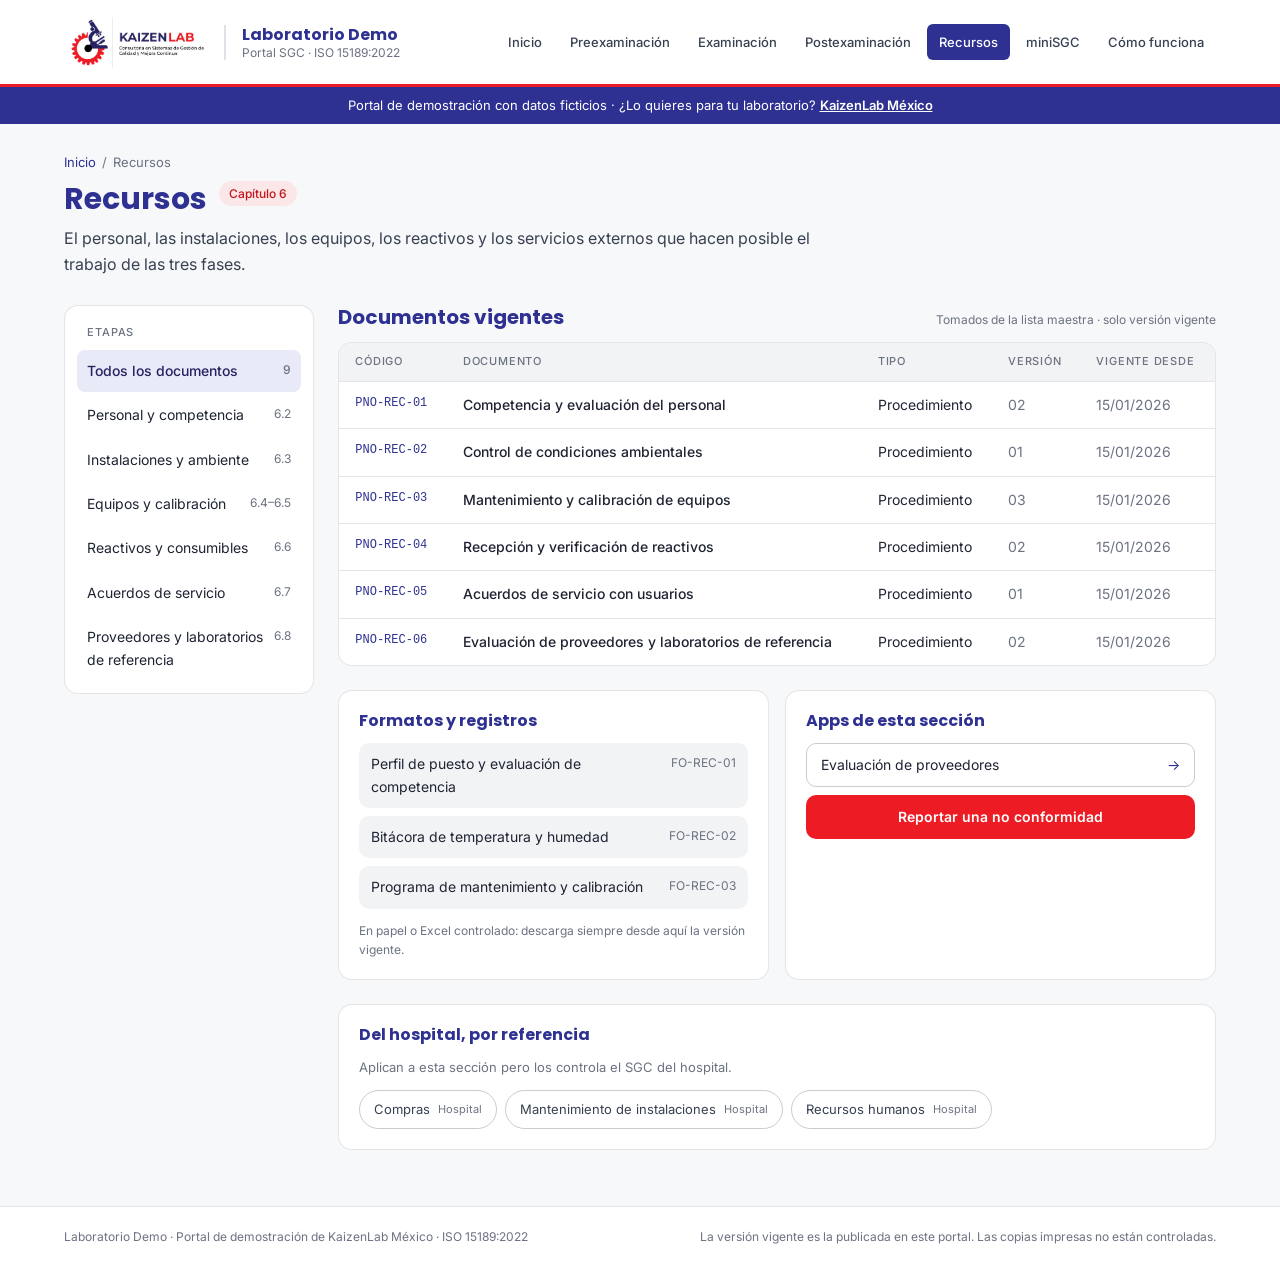
<file: recursos.html>
<!DOCTYPE html>
<html lang="es">
<head>
  <meta charset="utf-8">
  <meta name="viewport" content="width=device-width, initial-scale=1">
  <title>Recursos · Portal SGC Demo</title>
  <link rel="icon" href="img/logo-kaizenlab.jpg">
  <link rel="preconnect" href="https://fonts.googleapis.com">
  <link rel="stylesheet" href="https://fonts.googleapis.com/css2?family=Poppins:wght@600;700;800&family=Inter:wght@400;500;600;700&display=swap">
  <link rel="stylesheet" href="css/kaizenlab-design-system.css">
  <link rel="stylesheet" href="css/portal.css">
</head>
<body data-seccion="recursos">

<header class="p-header">
  <div class="p-header-in">
    <a class="p-marca" href="index.html">
      <img src="img/logo-kaizenlab.jpg" alt="KaizenLab · Consultoría en Sistemas de Gestión de Calidad y Mejora Continua">
      <span class="p-marca-txt"><b>Laboratorio Demo</b><span>Portal SGC · ISO 15189:2022</span></span>
    </a>
    <nav class="p-nav" aria-label="Secciones del portal">
      <a href="index.html">Inicio</a>
      <a href="preexaminacion.html">Preexaminación</a>
      <a href="examinacion.html">Examinación</a>
      <a href="postexaminacion.html">Postexaminación</a>
      <a href="recursos.html" aria-current="page">Recursos</a>
      <a href="minisgc.html">miniSGC</a>
      <a href="interconexion.html">Cómo funciona</a>
    </nav>
  </div>
</header>
<div class="demo-banda">Portal de demostración con datos ficticios · ¿Lo quieres para tu laboratorio? <a href="https://www.kaizenlabmexico.mx" target="_blank" rel="noopener">KaizenLab México</a></div>

<main class="p-main compacto">

  <div class="pila">
    <nav class="migas" aria-label="Ruta"><a href="index.html">Inicio</a><span aria-hidden="true">/</span><span>Recursos</span></nav>
    <div class="titulo-fila">
      <h1>Recursos</h1>
      <span class="chip-fase">Capítulo 6</span>
    </div>
    <p class="intro">El personal, las instalaciones, los equipos, los reactivos y los servicios externos que hacen posible el trabajo de las tres fases.</p>
  </div>

  <div class="dos-col">
    <nav class="menu-etapas" id="menu-etapas" aria-label="Etapas de Recursos"></nav>

    <div class="contenido">
      <section aria-labelledby="titulo-docs" class="pila" style="gap:12px">
        <div class="sec-cab">
          <h2 id="titulo-docs" style="font-size:20px">Documentos vigentes</h2>
          <span class="nota" id="nota-docs" style="font-size:12px"></span>
        </div>
        <div class="tabla-caja">
          <table class="tabla">
            <thead><tr><th scope="col">Código</th><th scope="col">Documento</th><th scope="col">Tipo</th><th scope="col">Versión</th><th scope="col">Vigente desde</th></tr></thead>
            <tbody id="tabla-docs"></tbody>
          </table>
        </div>
      </section>

      <section class="grid-auto" style="--min:300px" aria-label="Formatos y apps">
        <div class="card" style="padding:20px">
          <h2 style="font-size:16px">Formatos y registros</h2>
          <ul class="lista-reg" id="formatos"></ul>
          <span class="nota" style="font-size:12px">En papel o Excel controlado: descarga siempre desde aquí la versión vigente.</span>
        </div>
        <div class="card" style="padding:20px">
          <h2 style="font-size:16px">Apps de esta sección</h2>
          <div class="pila" id="apps-seccion"></div>
        </div>
      </section>

      <section class="card" id="caja-hospital" style="padding:20px" aria-labelledby="h-hosp">
        <h2 id="h-hosp" style="font-size:16px">Del hospital, por referencia</h2>
        <p class="nota">Aplican a esta sección pero los controla el SGC del hospital.</p>
        <div class="refs" id="hospital-seccion"></div>
      </section>
    </div>
  </div>
</main>

<footer class="p-footer">
  <div class="p-footer-in">
    <span>Laboratorio Demo · Portal de demostración de KaizenLab México · ISO 15189:2022</span>
    <span>La versión vigente es la publicada en este portal. Las copias impresas no están controladas.</span>
  </div>
</footer>

<script src="js/datos.js"></script>
<script src="js/portal.js"></script>
</body>
</html>
</file>
<file: css/kaizenlab-design-system.css>
/* ==========================================================================
   KAIZENLAB — DESIGN SYSTEM
   Consultoría en Sistemas de Gestión de Calidad y Mejora Continua
   Prefijo de clases: .kz-
   Colores extraídos directamente del isotipo (KAIZEN azul marino / LAB rojo)
   ========================================================================== */

:root {
  /* ---- Marca: colores primarios (extraídos del logo) ---- */
  --kz-navy:        #2E3192;   /* KAIZEN — color primario, texto de marca, headers */
  --kz-navy-dark:   #262262;   /* variante oscura del isotipo, hover/active de navy */
  --kz-red:         #ED1C24;   /* LAB + engrane — color secundario, acentos y CTAs */
  --kz-red-dark:    #C4141B;   /* hover/active de rojo */
  --kz-black:       #000000;   /* detalle del isotipo (microscopio), texto de alto contraste */

  /* ---- Neutros ---- */
  --kz-white:       #FFFFFF;
  --kz-gray-50:     #F7F8FA;
  --kz-gray-100:    #EEF0F4;
  --kz-gray-200:    #DDE1E8;
  --kz-gray-300:    #C2C8D3;
  --kz-gray-400:    #9AA2B1;
  --kz-gray-500:    #6B7280;
  --kz-gray-600:    #4B5265;
  --kz-gray-700:    #333A4D;
  --kz-gray-800:    #1F2433;
  --kz-gray-900:    #14171F;

  /* ---- Semánticos (derivados de la paleta, coherentes con contexto ISO/clínico) ---- */
  --kz-success:     #1F9D6B;
  --kz-success-bg:  #E7F7EF;
  --kz-warning:     #E8A317;
  --kz-warning-bg:  #FDF3DD;
  --kz-danger:      var(--kz-red);
  --kz-danger-bg:   #FCE7E8;
  --kz-info:        var(--kz-navy);
  --kz-info-bg:     #E9EAF7;

  /* ---- Superficies ---- */
  --kz-bg:          var(--kz-gray-50);
  --kz-surface:     var(--kz-white);
  --kz-border:      var(--kz-gray-200);
  --kz-text:        var(--kz-gray-800);
  --kz-text-muted:  var(--kz-gray-500);

  /* ---- Tipografía ---- */
  /* Wordmark del logo = geométrica, extra bold, mayúsculas cerradas -> Poppins para
     headings/display; Inter para texto largo por su legibilidad clínica/técnica. */
  --kz-font-display: 'Poppins', 'Segoe UI', system-ui, sans-serif;
  --kz-font-body:    'Inter', 'Segoe UI', system-ui, sans-serif;
  --kz-font-mono:    'JetBrains Mono', 'Courier New', monospace;

  --kz-fs-xs:   0.75rem;
  --kz-fs-sm:   0.875rem;
  --kz-fs-base: 1rem;
  --kz-fs-md:   1.125rem;
  --kz-fs-lg:   1.375rem;
  --kz-fs-xl:   1.75rem;
  --kz-fs-2xl:  2.25rem;
  --kz-fs-3xl:  3rem;

  --kz-fw-regular:  400;
  --kz-fw-medium:   500;
  --kz-fw-semibold: 600;
  --kz-fw-bold:     700;
  --kz-fw-black:    800;

  /* ---- Espaciado (escala base 4px) ---- */
  --kz-space-1: 0.25rem;
  --kz-space-2: 0.5rem;
  --kz-space-3: 0.75rem;
  --kz-space-4: 1rem;
  --kz-space-5: 1.5rem;
  --kz-space-6: 2rem;
  --kz-space-7: 3rem;
  --kz-space-8: 4rem;

  /* ---- Radios y sombras ---- */
  --kz-radius-sm: 6px;
  --kz-radius-md: 10px;
  --kz-radius-lg: 16px;
  --kz-radius-full: 999px;

  --kz-shadow-sm: 0 1px 2px rgba(20, 23, 31, 0.06);
  --kz-shadow-md: 0 4px 12px rgba(20, 23, 31, 0.08);
  --kz-shadow-lg: 0 12px 32px rgba(20, 23, 31, 0.12);

  --kz-transition: 160ms ease;
}

/* ==========================================================================
   BASE
   ========================================================================== */

.kz-root {
  font-family: var(--kz-font-body);
  color: var(--kz-text);
  background: var(--kz-bg);
  line-height: 1.55;
  -webkit-font-smoothing: antialiased;
}

.kz-root h1, .kz-root h2, .kz-root h3, .kz-root h4 {
  font-family: var(--kz-font-display);
  color: var(--kz-navy);
  font-weight: var(--kz-fw-bold);
  line-height: 1.2;
  margin: 0 0 var(--kz-space-3);
}

.kz-root h1 { font-size: var(--kz-fs-3xl); font-weight: var(--kz-fw-black); letter-spacing: -0.01em; }
.kz-root h2 { font-size: var(--kz-fs-2xl); }
.kz-root h3 { font-size: var(--kz-fs-xl); }
.kz-root h4 { font-size: var(--kz-fs-md); }

.kz-root p { margin: 0 0 var(--kz-space-3); color: var(--kz-text); }
.kz-text-muted { color: var(--kz-text-muted); }

/* ==========================================================================
   HEADER / MARCA
   ========================================================================== */

.kz-header {
  display: flex;
  align-items: center;
  gap: var(--kz-space-4);
  padding: var(--kz-space-4) var(--kz-space-6);
  background: var(--kz-white);
  border-bottom: 3px solid var(--kz-red);
}

.kz-logo-word {
  font-family: var(--kz-font-display);
  font-weight: var(--kz-fw-black);
  font-size: var(--kz-fs-lg);
  letter-spacing: 0.01em;
  text-transform: uppercase;
}
.kz-logo-word .kz-logo-kaizen { color: var(--kz-navy); }
.kz-logo-word .kz-logo-lab { color: var(--kz-red); }

.kz-tagline {
  font-size: var(--kz-fs-xs);
  color: var(--kz-text-muted);
  border-left: 2px solid var(--kz-gray-300);
  padding-left: var(--kz-space-3);
}

/* ==========================================================================
   BOTONES
   ========================================================================== */

.kz-btn {
  display: inline-flex;
  align-items: center;
  justify-content: center;
  gap: var(--kz-space-2);
  font-family: var(--kz-font-body);
  font-weight: var(--kz-fw-semibold);
  font-size: var(--kz-fs-sm);
  padding: var(--kz-space-3) var(--kz-space-5);
  border-radius: var(--kz-radius-sm);
  border: 2px solid transparent;
  cursor: pointer;
  transition: background var(--kz-transition), border-color var(--kz-transition), transform var(--kz-transition);
}
.kz-btn:active { transform: translateY(1px); }
.kz-btn:focus-visible { outline: 3px solid var(--kz-navy); outline-offset: 2px; }

.kz-btn-primary {
  background: var(--kz-navy);
  color: var(--kz-white);
}
.kz-btn-primary:hover { background: var(--kz-navy-dark); }

.kz-btn-accent {
  background: var(--kz-red);
  color: var(--kz-white);
}
.kz-btn-accent:hover { background: var(--kz-red-dark); }

.kz-btn-outline {
  background: transparent;
  color: var(--kz-navy);
  border-color: var(--kz-navy);
}
.kz-btn-outline:hover { background: var(--kz-info-bg); }

.kz-btn-ghost {
  background: transparent;
  color: var(--kz-text-muted);
}
.kz-btn-ghost:hover { background: var(--kz-gray-100); color: var(--kz-text); }

/* ==========================================================================
   TARJETAS / CARDS
   ========================================================================== */

.kz-card {
  background: var(--kz-surface);
  border: 1px solid var(--kz-border);
  border-radius: var(--kz-radius-md);
  padding: var(--kz-space-5);
  box-shadow: var(--kz-shadow-sm);
}

.kz-card-accent {
  border-left: 4px solid var(--kz-red);
}

.kz-card-header {
  display: flex;
  align-items: center;
  justify-content: space-between;
  margin-bottom: var(--kz-space-4);
}

/* ==========================================================================
   BADGES / ESTADOS (útil para no conformidades, folios, cumplimiento ISO)
   ========================================================================== */

.kz-badge {
  display: inline-flex;
  align-items: center;
  gap: var(--kz-space-1);
  font-size: var(--kz-fs-xs);
  font-weight: var(--kz-fw-semibold);
  padding: var(--kz-space-1) var(--kz-space-3);
  border-radius: var(--kz-radius-full);
  text-transform: uppercase;
  letter-spacing: 0.03em;
}
.kz-badge-success { background: var(--kz-success-bg); color: var(--kz-success); }
.kz-badge-warning { background: var(--kz-warning-bg); color: #8A6116; }
.kz-badge-danger  { background: var(--kz-danger-bg);  color: var(--kz-red-dark); }
.kz-badge-info    { background: var(--kz-info-bg);    color: var(--kz-navy); }
.kz-badge-neutral { background: var(--kz-gray-100);   color: var(--kz-gray-600); }

/* ==========================================================================
   TABLAS (registros, folios, hallazgos)
   ========================================================================== */

.kz-table {
  width: 100%;
  border-collapse: collapse;
  font-size: var(--kz-fs-sm);
  background: var(--kz-surface);
  border-radius: var(--kz-radius-md);
  overflow: hidden;
  box-shadow: var(--kz-shadow-sm);
}
.kz-table th {
  background: var(--kz-navy);
  color: var(--kz-white);
  text-align: left;
  font-weight: var(--kz-fw-semibold);
  padding: var(--kz-space-3) var(--kz-space-4);
}
.kz-table td {
  padding: var(--kz-space-3) var(--kz-space-4);
  border-bottom: 1px solid var(--kz-border);
}
.kz-table tr:last-child td { border-bottom: none; }
.kz-table tr:hover td { background: var(--kz-gray-50); }

/* ==========================================================================
   FORMULARIOS
   ========================================================================== */

.kz-label {
  display: block;
  font-size: var(--kz-fs-sm);
  font-weight: var(--kz-fw-medium);
  color: var(--kz-gray-700);
  margin-bottom: var(--kz-space-1);
}

.kz-input,
.kz-select,
.kz-textarea {
  width: 100%;
  font-family: var(--kz-font-body);
  font-size: var(--kz-fs-base);
  padding: var(--kz-space-3);
  border: 1.5px solid var(--kz-border);
  border-radius: var(--kz-radius-sm);
  background: var(--kz-white);
  color: var(--kz-text);
  transition: border-color var(--kz-transition), box-shadow var(--kz-transition);
}
.kz-input:focus,
.kz-select:focus,
.kz-textarea:focus {
  outline: none;
  border-color: var(--kz-navy);
  box-shadow: 0 0 0 3px rgba(46, 49, 146, 0.15);
}

/* ==========================================================================
   ALERTAS
   ========================================================================== */

.kz-alert {
  display: flex;
  gap: var(--kz-space-3);
  padding: var(--kz-space-4);
  border-radius: var(--kz-radius-sm);
  border-left: 4px solid;
  font-size: var(--kz-fs-sm);
}
.kz-alert-success { background: var(--kz-success-bg); border-color: var(--kz-success); color: #1B7A54; }
.kz-alert-warning  { background: var(--kz-warning-bg); border-color: var(--kz-warning); color: #8A6116; }
.kz-alert-danger   { background: var(--kz-danger-bg);  border-color: var(--kz-red);     color: var(--kz-red-dark); }
.kz-alert-info     { background: var(--kz-info-bg);    border-color: var(--kz-navy);    color: var(--kz-navy); }

/* ==========================================================================
   NAVEGACIÓN LATERAL (apps tipo dashboard)
   ========================================================================== */

.kz-sidebar {
  background: var(--kz-navy);
  color: var(--kz-white);
  padding: var(--kz-space-5) var(--kz-space-3);
}
.kz-sidebar a {
  display: block;
  color: rgba(255,255,255,0.75);
  text-decoration: none;
  font-size: var(--kz-fs-sm);
  padding: var(--kz-space-3) var(--kz-space-4);
  border-radius: var(--kz-radius-sm);
  margin-bottom: var(--kz-space-1);
  transition: background var(--kz-transition), color var(--kz-transition);
}
.kz-sidebar a:hover { background: rgba(255,255,255,0.08); color: var(--kz-white); }
.kz-sidebar a.kz-active {
  background: var(--kz-red);
  color: var(--kz-white);
  font-weight: var(--kz-fw-semibold);
}

/* ==========================================================================
   UTILIDADES
   ========================================================================== */

.kz-divider { border: none; border-top: 1px solid var(--kz-border); margin: var(--kz-space-5) 0; }
.kz-eyebrow {
  font-size: var(--kz-fs-xs);
  font-weight: var(--kz-fw-bold);
  letter-spacing: 0.08em;
  text-transform: uppercase;
  color: var(--kz-red);
}
</file>
<file: css/portal.css>
/* ============================================================
   PORTAL SGC ISO 15189 — DEMO KAIZENLAB MÉXICO
   Estilos del portal con los colores del Design System KaizenLab
   (azul #2E3192 · rojo #ED1C24). Fuentes: Poppins + Inter.
   ============================================================ */


:root {
  --a-primary: #ED1C24;
  --a-primary-light: #FCE7E8;
  --a-primary-mid: #f5a8ab;
  --a-primary-dark: #C4141B;
  --a-secondary: #2E3192;
  --a-secondary-light: #E9EAF7;
  --a-secondary-mid: #A9ABDC;
  --a-secondary-dark: #262262;
  --a-success: #1F9D6B;
  --a-success-bg: #e8f5ee;
  --a-success-text: #155f2e;
  --a-warning-bg: #fef3c7;
  --a-warning-text: #92400e;
  --a-neutral-bg: #F3F4F6;
  --a-bg-page: #F7F8FA;
  --a-bg-card: #FFFFFF;
  --a-bg-surface: #F1F3F5;
  --a-text-primary: #1F2433;
  --a-text-body: #374151;
  --a-text-secondary: #6B7280;
  --a-border: rgba(0,0,0,0.10);
  --a-border-strong: rgba(0,0,0,0.20);
  --a-font-sans: 'Inter', 'Segoe UI', Arial, sans-serif;
  --a-font-display: 'Poppins', 'Segoe UI', Arial, sans-serif;
  --a-font-mono: 'JetBrains Mono', Consolas, 'Courier New', monospace;
  --a-radius-sm: 6px;
  --a-radius-md: 10px;
  --a-radius-lg: 14px;
  --a-shadow-focus: 0 0 0 3px rgba(46,49,146,0.25);
}

*, *::before, *::after { box-sizing: border-box; }
html { scroll-behavior: smooth; }
body {
  margin: 0; font-family: var(--a-font-sans); font-size: 14px; line-height: 1.6;
  color: var(--a-text-primary); background: var(--a-bg-page); -webkit-font-smoothing: antialiased;
}
a { color: var(--a-secondary); }
a:hover { color: var(--a-secondary-dark); }
h1, h2, h3 { margin: 0; font-family: var(--a-font-display); font-weight: 700; line-height: 1.25; color: var(--a-secondary); }
p { margin: 0; }
ul { margin: 0; padding: 0; list-style: none; }
:focus-visible { outline: none; box-shadow: var(--a-shadow-focus); border-radius: var(--a-radius-sm); }
.oculto { display: none !important; }
.sr-only { position: absolute; width: 1px; height: 1px; overflow: hidden; clip: rect(0 0 0 0); white-space: nowrap; }

/* ---------- Encabezado ---------- */
.p-header { background: #fff; color: var(--a-secondary); border-bottom: 3px solid var(--a-primary); }
.p-header-in { max-width: 1200px; margin: 0 auto; padding: 14px 24px; display: flex; flex-wrap: wrap; align-items: center; justify-content: space-between; gap: 16px; }
.p-marca { display: flex; align-items: center; gap: 16px; color: var(--a-secondary); text-decoration: none; }
.p-marca:hover { color: var(--a-secondary); }
.p-marca img { height: 56px; width: auto; display: block; }
.p-marca-txt { display: flex; flex-direction: column; line-height: 1.25; border-left: 2px solid #DDE1E8; padding-left: 16px; }
.p-marca-txt b { font-family: var(--a-font-display); font-size: 16px; font-weight: 700; }
.p-marca-txt span { font-size: 12px; color: var(--a-text-secondary); }
.p-nav { display: flex; flex-wrap: wrap; gap: 4px; font-size: 13px; }
.p-nav a { color: var(--a-text-body); font-weight: 500; padding: 8px 12px; border-radius: var(--a-radius-sm); text-decoration: none; }
.p-nav a:hover { color: var(--a-secondary); background: var(--a-secondary-light); }
.p-nav a[aria-current="page"] { color: #fff; background: var(--a-secondary); }

/* ---------- Estructura ---------- */
.p-main { max-width: 1200px; margin: 0 auto; padding: 40px 24px 56px; display: flex; flex-direction: column; gap: 44px; }
.p-main.compacto { padding-top: 28px; gap: 28px; }
.p-footer { border-top: 0.5px solid var(--a-border); background: #fff; }
.p-footer-in { max-width: 1200px; margin: 0 auto; padding: 20px 24px; display: flex; flex-wrap: wrap; justify-content: space-between; gap: 12px; font-size: 12px; color: var(--a-text-secondary); }

.grid-auto { display: grid; gap: 16px; grid-template-columns: repeat(auto-fit, minmax(min(var(--min, 300px), 100%), 1fr)); }
.sec-cab { display: flex; flex-wrap: wrap; justify-content: space-between; align-items: baseline; gap: 8px; }
.sec-cab h2 { font-size: 22px; }
.nota { font-size: 13px; color: var(--a-text-secondary); }
.eyebrow { font-size: 12px; font-weight: 700; letter-spacing: 0.08em; text-transform: uppercase; color: var(--a-primary); }

.card { background: var(--a-bg-card); border: 0.5px solid var(--a-border); border-radius: var(--a-radius-lg); padding: 22px; display: flex; flex-direction: column; gap: 12px; }
.card h3 { font-size: 18px; }
.card.tinta { background: var(--a-secondary-light); border-color: transparent; }
.card.tinta h3, .card.tinta .nota { color: var(--a-secondary-dark); }

.chip-fase { align-self: flex-start; font-size: 12px; font-weight: 500; color: var(--a-primary-dark); background: var(--a-primary-light); padding: 3px 10px; border-radius: 999px; }
.pill { display: inline-flex; align-items: center; font-size: 12px; padding: 4px 10px; border-radius: 999px; background: var(--a-secondary-light); color: var(--a-secondary-dark); text-decoration: none; }
.pill:hover { background: var(--a-secondary-mid); color: var(--a-secondary-dark); }

/* ---------- Botones ---------- */
.btn { display: inline-flex; align-items: center; justify-content: center; gap: 8px; min-height: 44px; padding: 0 20px; border-radius: var(--a-radius-md);
  font: inherit; font-weight: 500; text-decoration: none; cursor: pointer; border: none; }
.btn-primario { background: var(--a-primary); color: #fff; font-weight: 600; }
.btn-primario:hover { background: var(--a-primary-dark); color: #fff; }
.btn-secundario { background: transparent; color: var(--a-secondary); border: 1.5px solid var(--a-secondary); }
.btn-secundario:hover { background: var(--a-secondary-light); }
.btn-sec-solido { background: var(--a-secondary); color: #fff; }
.btn-sec-solido:hover { background: var(--a-secondary-dark); color: #fff; }

/* ---------- Inicio ---------- */
.hero { display: grid; gap: 32px; align-items: center; grid-template-columns: repeat(auto-fit, minmax(min(420px, 100%), 1fr)); }
.hero-txt { display: flex; flex-direction: column; gap: 16px; }
.hero h1 { font-size: 38px; font-weight: 800; line-height: 1.15; text-wrap: balance; }
.hero-txt > p { font-size: 16px; color: var(--a-text-body); max-width: 560px; }
.hero-acc { display: flex; flex-wrap: wrap; gap: 8px; margin-top: 8px; }

.buscador { background: #fff; border: 0.5px solid var(--a-border); border-radius: var(--a-radius-lg); padding: 24px; display: flex; flex-direction: column; gap: 12px; }
.buscador label { font-size: 15px; font-weight: 600; }
.buscador-fila { display: flex; gap: 8px; }
.input { flex: 1; min-width: 0; min-height: 44px; padding: 0 14px; border: 0.5px solid var(--a-border-strong); border-radius: var(--a-radius-md);
  font: inherit; color: var(--a-text-primary); background: #fff; }
.input:focus { outline: none; border-color: var(--a-primary); box-shadow: var(--a-shadow-focus); }
.pills { display: flex; flex-wrap: wrap; gap: 6px; }
.resultados { display: flex; flex-direction: column; gap: 4px; max-height: 320px; overflow-y: auto; }
.resultado { display: flex; justify-content: space-between; gap: 12px; padding: 10px 12px; border-radius: var(--a-radius-md); background: var(--a-bg-surface); color: var(--a-text-primary); text-decoration: none; }
.resultado:hover { background: var(--a-secondary-light); color: var(--a-text-primary); }
.resultado small { color: var(--a-text-secondary); white-space: nowrap; }

.app { display: flex; gap: 14px; align-items: flex-start; padding: 18px; background: #fff; border: 0.5px solid var(--a-border); border-radius: var(--a-radius-lg); color: var(--a-text-primary); text-decoration: none; }
.app:hover { border-color: var(--a-secondary-mid); color: var(--a-text-primary); }
.app-ico { width: 40px; height: 40px; flex-shrink: 0; border-radius: var(--a-radius-md); background: var(--a-secondary-light); color: var(--a-secondary-dark); display: flex; align-items: center; justify-content: center; }
.app-ico.rojo { background: var(--a-primary-light); color: var(--a-primary-dark); }
.app-ico svg { width: 22px; height: 22px; fill: none; stroke: currentColor; stroke-width: 1.8; stroke-linecap: round; stroke-linejoin: round; }
.app-txt { display: flex; flex-direction: column; gap: 2px; }
.app-txt b { font-size: 15px; font-weight: 600; }
.app-txt span { font-size: 13px; color: var(--a-text-secondary); }
.app-txt em { font-style: normal; font-size: 12px; color: var(--a-secondary); margin-top: 4px; }
.app.sin-url { cursor: default; }
.app.sin-url em::after { content: ' · se activa al implementar'; color: var(--a-text-secondary); }

.lista-fase { display: flex; flex-direction: column; gap: 6px; border-top: 0.5px solid var(--a-border); padding-top: 12px; }
.enlace-fuerte { margin-top: auto; font-weight: 500; text-decoration: none; }
.mosaico { display: grid; gap: 8px; grid-template-columns: repeat(auto-fit, minmax(min(180px, 100%), 1fr)); }
.mosaico a { display: block; padding: 10px 12px; background: var(--a-bg-surface); border-radius: var(--a-radius-md); color: var(--a-text-primary); text-decoration: none; }
.mosaico a:hover { background: var(--a-secondary-light); }
.card.tinta .mosaico a { background: #fff; }
.card.tinta .mosaico a:hover { background: var(--a-secondary-mid); }

.ref { display: inline-flex; align-items: center; gap: 8px; padding: 8px 14px; border: 0.5px solid var(--a-border-strong); border-radius: 999px; color: var(--a-text-body); text-decoration: none; font-size: 13px; }
.ref small { font-size: 11px; color: var(--a-text-secondary); }
.ref:hover { border-color: var(--a-secondary); color: var(--a-secondary-dark); }
.refs { display: flex; flex-wrap: wrap; gap: 8px; }

/* ---------- Página de sección ---------- */
.migas { font-size: 13px; color: var(--a-text-secondary); display: flex; gap: 6px; flex-wrap: wrap; }
.migas a { text-decoration: none; }
.titulo-fila { display: flex; flex-wrap: wrap; align-items: center; gap: 12px; }
.titulo-fila h1 { font-size: 30px; }
.intro { font-size: 16px; color: var(--a-text-body); max-width: 760px; }

.dos-col { display: flex; flex-wrap: wrap; gap: 24px; align-items: flex-start; }
.menu-etapas { flex: 1 1 250px; max-width: 100%; background: #fff; border: 0.5px solid var(--a-border); border-radius: var(--a-radius-lg); padding: 12px; display: flex; flex-direction: column; gap: 2px; }
.menu-etapas .eti { font-size: 11px; font-weight: 500; letter-spacing: 0.08em; text-transform: uppercase; color: var(--a-text-secondary); padding: 6px 10px; }
.menu-etapas button { display: flex; justify-content: space-between; gap: 8px; padding: 10px; border-radius: 8px; border: none; background: transparent; color: var(--a-text-primary);
  font: inherit; text-align: left; cursor: pointer; }
.menu-etapas button small { color: var(--a-text-secondary); font-size: 12px; white-space: nowrap; }
.menu-etapas button:hover { background: var(--a-bg-surface); }
.menu-etapas button[aria-pressed="true"] { background: var(--a-secondary-light); color: var(--a-secondary-dark); font-weight: 500; }
.contenido { flex: 999 1 560px; min-width: 0; display: flex; flex-direction: column; gap: 24px; }

.tabla-caja { background: #fff; border: 0.5px solid var(--a-border); border-radius: var(--a-radius-lg); overflow-x: auto; }
.tabla { width: 100%; min-width: 640px; border-collapse: collapse; font-size: 14px; }
.tabla th { background: var(--a-bg-surface); padding: 10px 16px; font-size: 11px; font-weight: 500; letter-spacing: 0.07em; text-transform: uppercase; color: var(--a-text-secondary); text-align: left; }
.tabla td { padding: 12px 16px; border-top: 0.5px solid var(--a-border); vertical-align: top; }
.tabla tbody tr:hover td { background: var(--a-secondary-light); }
.tabla .cod { font-family: var(--a-font-mono); font-size: 12px; color: var(--a-secondary); white-space: nowrap; }
.tabla .doc { color: var(--a-text-primary); text-decoration: none; font-weight: 500; }
.tabla .doc:hover { color: var(--a-secondary); text-decoration: underline; }
.tabla .tenue { color: var(--a-text-secondary); white-space: nowrap; }
.sin-archivo { display: none; font-size: 11px; padding: 2px 8px; border-radius: 999px; background: var(--a-warning-bg); color: var(--a-warning-text); margin-left: 6px; white-space: nowrap; }
.vacio { padding: 28px; text-align: center; color: var(--a-text-secondary); }

.lista-reg { display: flex; flex-direction: column; gap: 8px; }
.lista-reg li { display: flex; justify-content: space-between; gap: 12px; padding: 10px 12px; background: var(--a-bg-surface); border-radius: var(--a-radius-md); }
.lista-reg a { color: var(--a-text-primary); text-decoration: none; }
.lista-reg a:hover { color: var(--a-secondary); }
.lista-reg small { font-size: 12px; color: var(--a-text-secondary); white-space: nowrap; }
.app-linea { display: flex; justify-content: space-between; align-items: center; gap: 12px; min-height: 44px; padding: 0 14px; border: 0.5px solid var(--a-border-strong);
  border-radius: var(--a-radius-md); color: var(--a-text-primary); text-decoration: none; }
.app-linea:hover { border-color: var(--a-secondary); color: var(--a-secondary-dark); }
.app-linea.sin-url { cursor: default; }
.pila { display: flex; flex-direction: column; gap: 8px; }

/* ---------- Interconexión ---------- */
.ic-layout { display: grid; gap: 20px; grid-template-columns: minmax(0, 1fr) 320px; align-items: start; }
.ic-lienzo { background: #fff; border: 0.5px solid var(--a-border); border-radius: var(--a-radius-lg); overflow: hidden; position: relative; }
.ic-escena { position: absolute; left: 0; top: 0; width: 1600px; height: 1000px; transform-origin: 0 0; font-family: var(--a-font-sans); }
.ic-escena .banda { position: absolute; border-radius: var(--a-radius-lg); }
.ic-escena .nodo { position: absolute; display: flex; align-items: center; justify-content: center; text-align: center; padding: 8px 14px; border-radius: var(--a-radius-md);
  font: inherit; font-size: 13px; line-height: 19px; cursor: pointer; transition: opacity .15s, box-shadow .15s; }
.ic-escena .nodo b { font-weight: 600; }
.ic-escena .n-dir { background: var(--a-secondary); color: #fff; border: none; border-radius: var(--a-radius-lg); font-size: 14px; }
.ic-escena .n-usu { background: var(--a-primary-dark); color: #fff; border: none; border-radius: var(--a-radius-lg); }
.ic-escena .n-fase { background: #fff; color: var(--a-text-body); border: 1.5px solid var(--a-primary); }
.ic-escena .n-fase b { font-size: 16px; color: var(--a-text-primary); }
.ic-escena .n-sop { background: #fff; color: var(--a-text-primary); border: 0.5px solid var(--a-border-strong); font-size: 12.5px; line-height: 17px; }
.ic-escena .n-rec { background: #fff; color: var(--a-text-body); border: 0.5px solid var(--a-border-strong); border-radius: var(--a-radius-lg); font-size: 14px; }
.ic-escena .n-sgc { background: #fff; color: var(--a-text-primary); border: 0.5px solid var(--a-secondary-mid); font-size: 12px; line-height: 16px; padding: 6px 8px; }
.ic-escena .n-sgc.fuerte { background: var(--a-secondary); color: #fff; border: none; }
.ic-escena .nodo.atenuado { opacity: 0.3; }
.ic-escena .nodo.vecino { box-shadow: 0 0 0 3px var(--a-primary-mid); }
.ic-escena .nodo.elegido { box-shadow: 0 0 0 4px var(--a-primary); }
.ic-escena .etq { position: absolute; font-size: 13px; line-height: 16px; color: var(--a-text-body); white-space: nowrap; transition: opacity .15s; }
.ic-escena .etq.mag { color: var(--a-secondary-dark); font-weight: 500; }
.ic-escena .tit-banda { position: absolute; font-size: 11px; line-height: 16px; font-weight: 600; letter-spacing: 0.08em; text-transform: uppercase; }
.ic-escena svg { position: absolute; left: 0; top: 0; overflow: visible; pointer-events: none; }
.ic-escena .flujo { transition: opacity .15s; }
.ic-escena.con-sel .flujo, .ic-escena.con-sel .etq { opacity: 0.18; }

.ic-panel { background: #fff; border: 0.5px solid var(--a-border); border-radius: var(--a-radius-lg); padding: 22px; display: flex; flex-direction: column; gap: 12px; position: sticky; top: 16px; max-height: calc(100vh - 32px); overflow-y: auto; }
.ic-panel h2 { font-size: 20px; line-height: 1.3; }
.ic-panel .eti { font-size: 11px; font-weight: 600; letter-spacing: 0.08em; text-transform: uppercase; color: var(--a-text-secondary); }
.ic-panel .eti.rojo { color: var(--a-primary-dark); }
.ic-panel .sub { font-size: 13px; font-weight: 600; border-top: 0.5px solid var(--a-border); padding-top: 12px; }
.ic-rel { display: flex; flex-direction: column; gap: 2px; text-align: left; padding: 10px 12px; background: var(--a-bg-page); border: 0.5px solid var(--a-border); border-radius: var(--a-radius-md); font: inherit; cursor: pointer; }
.ic-rel:hover { border-color: var(--a-secondary-mid); }
.ic-rel b { font-size: 13px; color: var(--a-secondary); font-weight: 600; }
.ic-rel span { font-size: 13px; line-height: 1.45; color: var(--a-text-body); }
.leyenda { display: flex; flex-direction: column; gap: 10px; font-size: 13px; color: var(--a-text-body); border-top: 0.5px solid var(--a-border); padding-top: 14px; }
.leyenda span { display: flex; gap: 10px; align-items: center; }
.leyenda i { width: 18px; height: 18px; border-radius: 4px; flex-shrink: 0; }

@media (max-width: 1599px) {
  .ic-layout { grid-template-columns: 1fr; }
  .ic-panel { position: static; max-height: none; }
  .ic-panel .ic-rels { display: grid; gap: 8px; grid-template-columns: repeat(auto-fit, minmax(min(280px, 100%), 1fr)); }
}
@media (max-width: 600px) {
  .p-main { padding: 24px 16px 40px; gap: 32px; }
  .hero h1 { font-size: 28px; }
  .buscador-fila { flex-direction: column; }
  .p-header-in, .p-footer-in { padding-left: 16px; padding-right: 16px; }
}
@media print {
  .p-header, .p-footer, .menu-etapas, .buscador { display: none; }
  body { background: #fff; }
}

/* ---------- Aviso de demostración ---------- */
.demo-banda { background: var(--a-secondary); color: #fff; font-size: 13px; text-align: center; padding: 8px 16px; }
.demo-banda a { color: #fff; font-weight: 600; }
@media (max-width: 600px) { .p-marca img { height: 44px; } .p-marca-txt { display: none; } }
</file>
